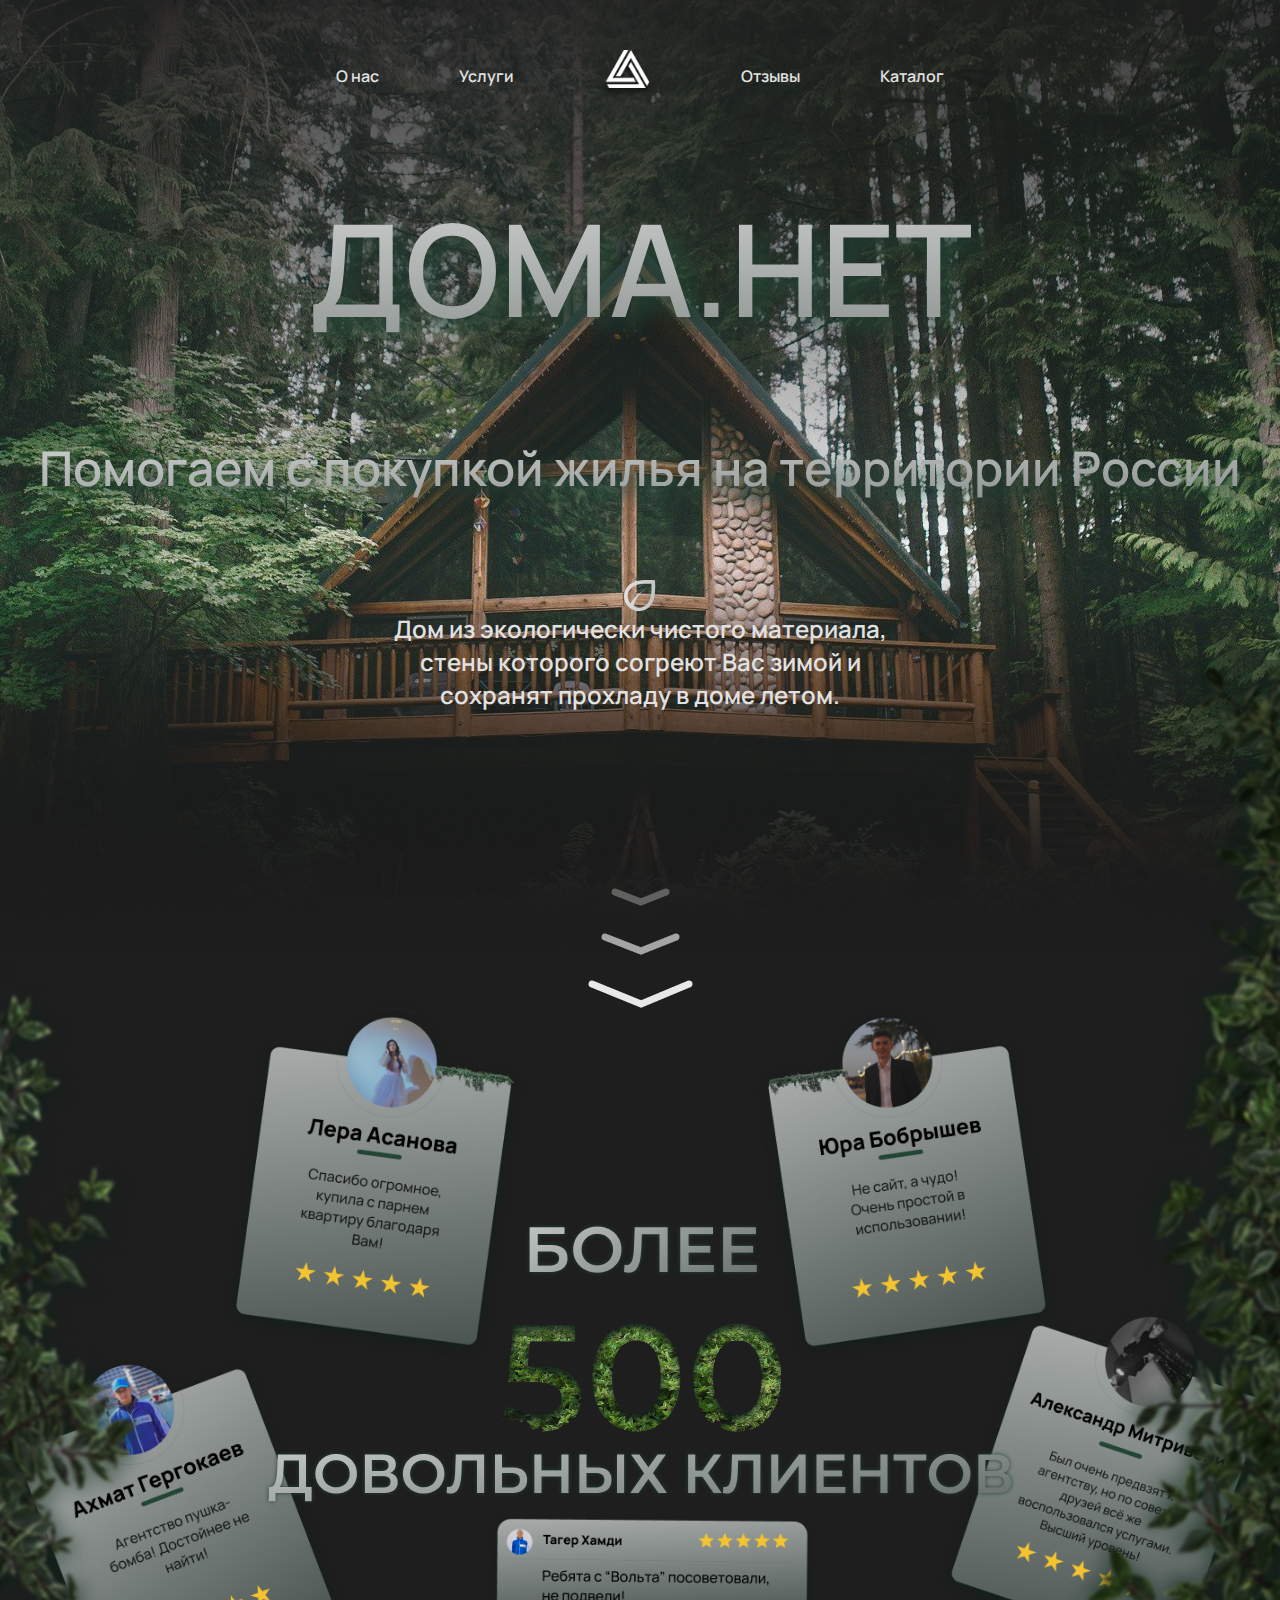
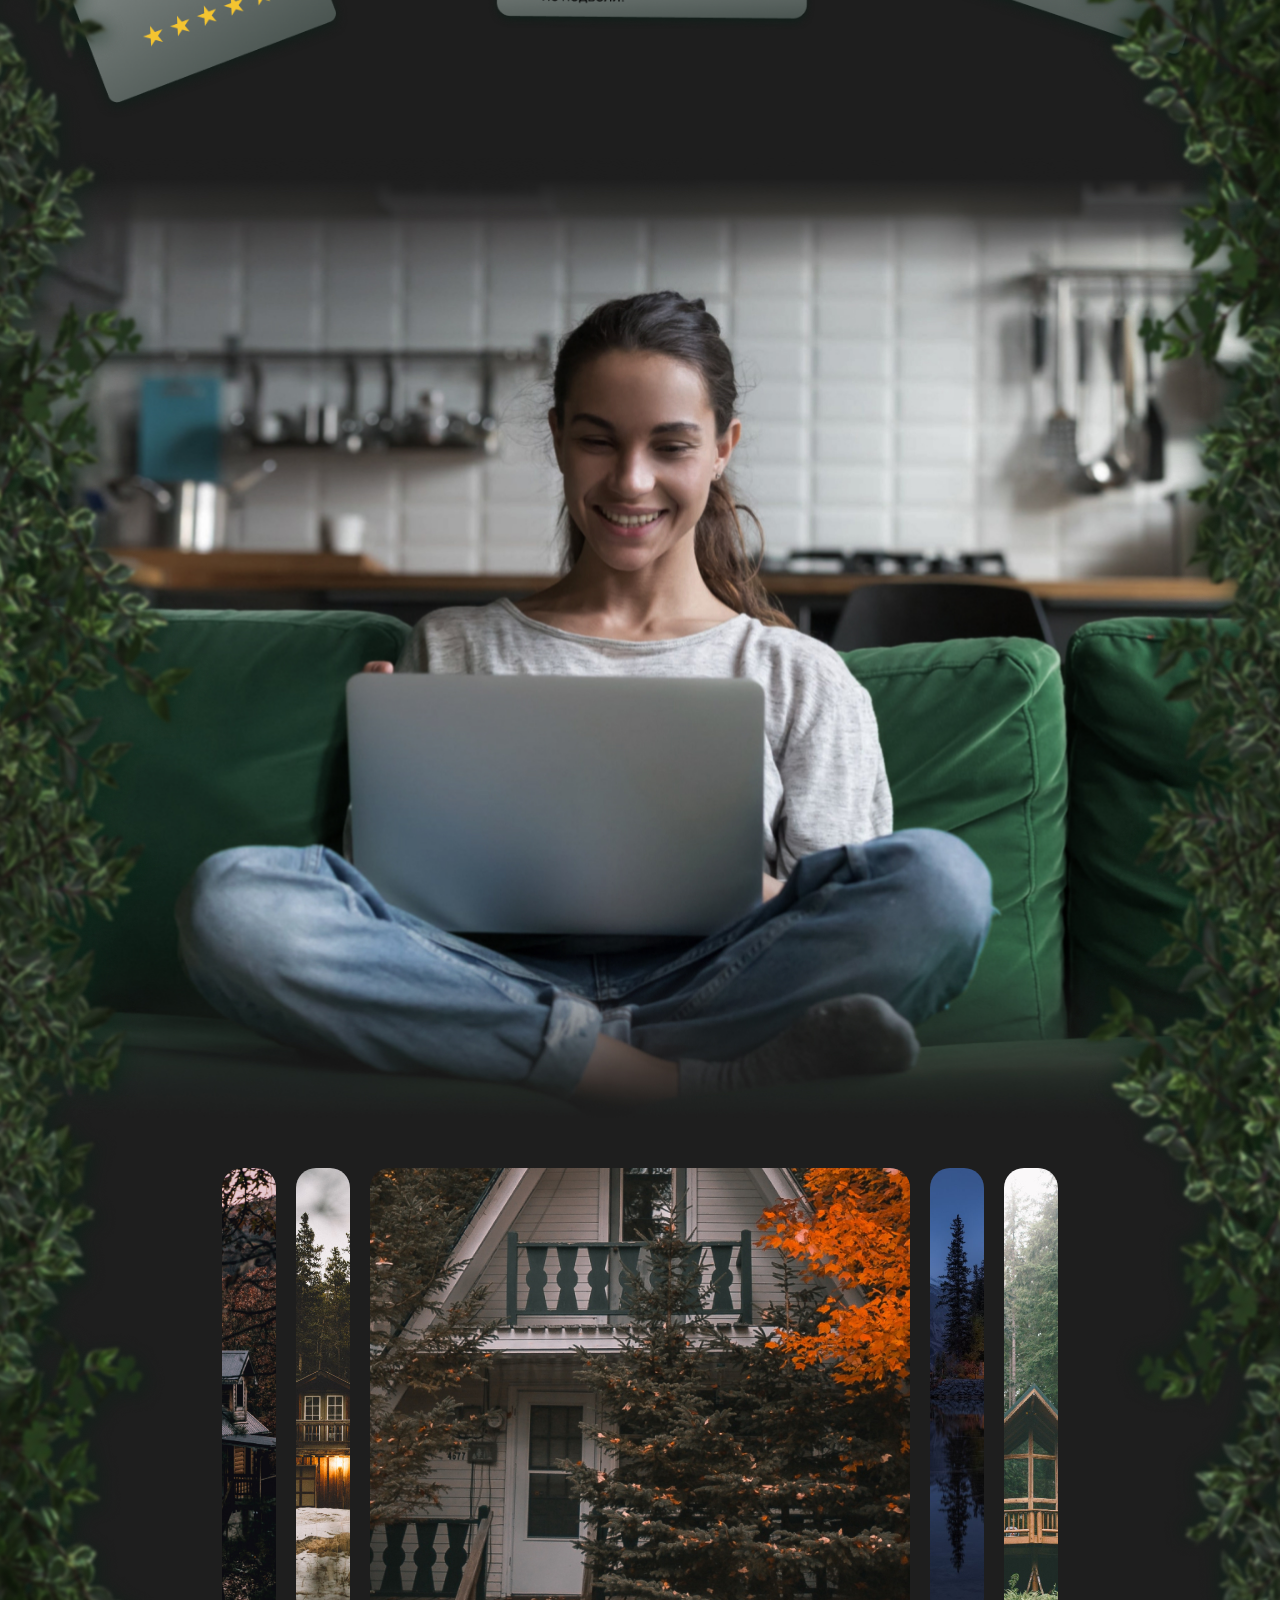
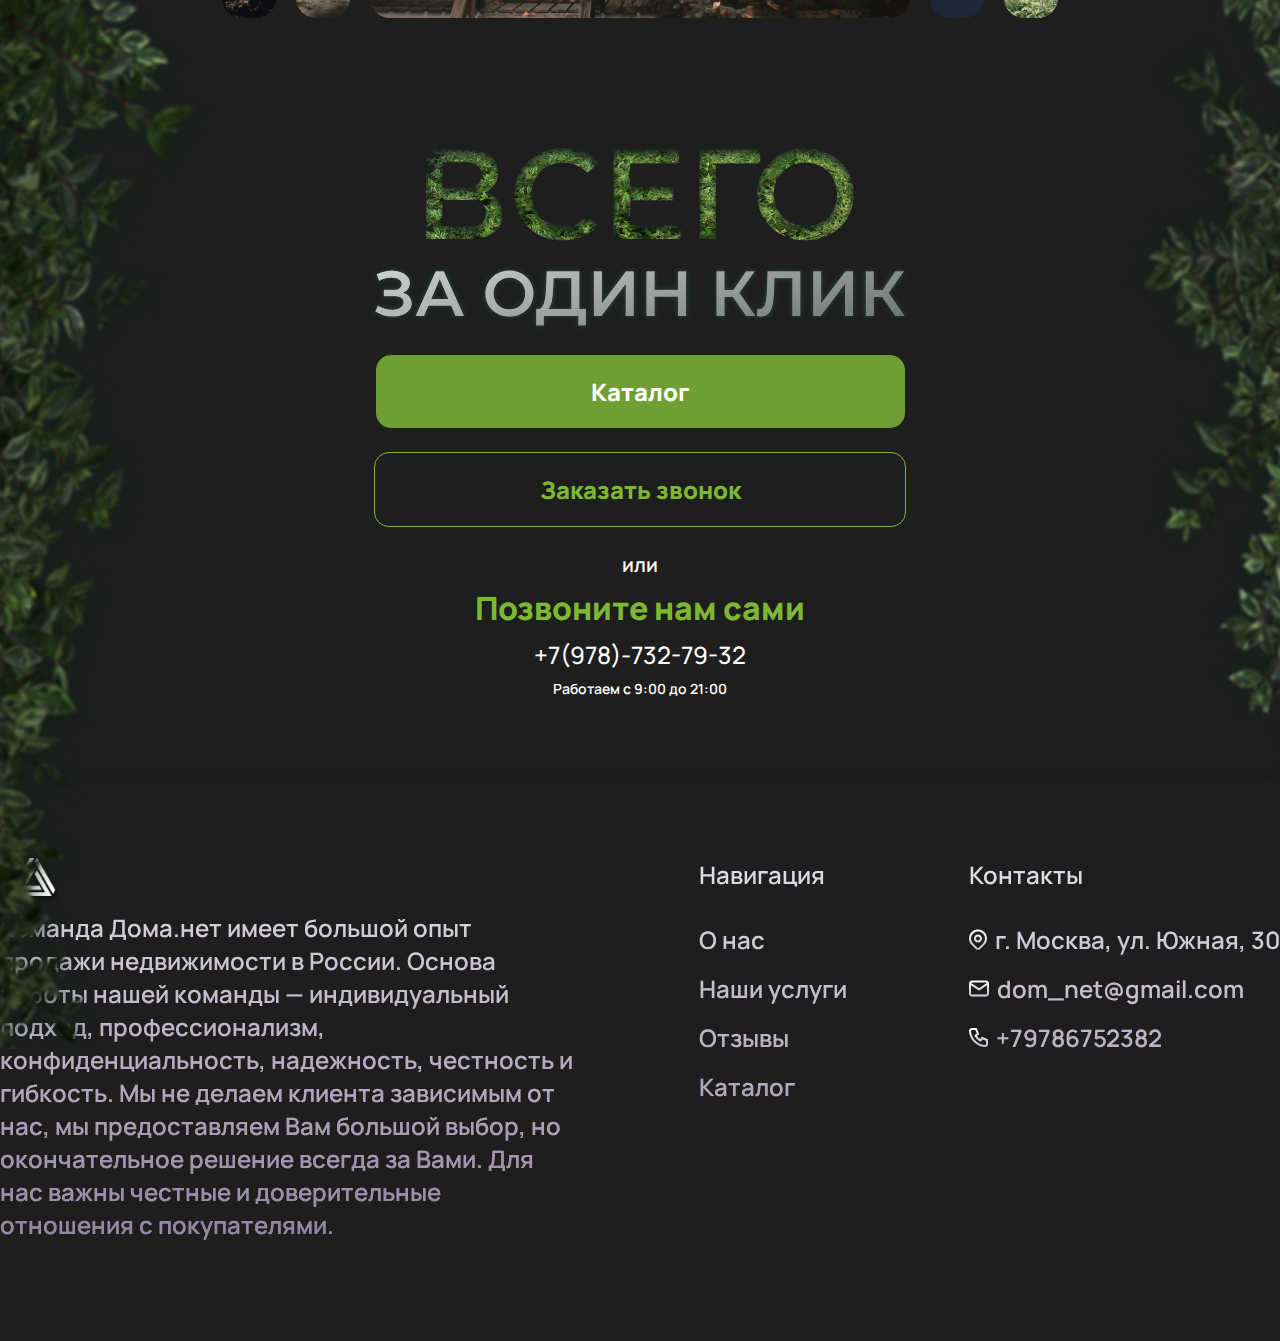
<file: index.html>
<!DOCTYPE html>
<html lang="en">
    <head>
        <meta charset="UTF-8" />
        <meta http-equiv="X-UA-Compatible" content="IE=edge" />
        <meta name="viewport" content="width=device-width, initial-scale=1.0" />
        <title>Дома.нет</title>
        <link rel="stylesheet" href="css/style.css" />
        <script src="https://code.jquery.com/jquery-3.6.3.min.js"></script>
    </head>
    <body style="position: relative;">
        <img style="position: absolute; top: 660px;" src="images/pngwing 3.png" alt="">
        <img style="position: absolute; top: 660px; right: 0; z-index: 99; transform: rotate(-180deg);" src="images/pngwing 3.png" alt="">
        <header>
            <div class="container header">
                <nav class="header-nav">
                    <a href="team.html" class="header-link">О нас</a>
                    <a href="404.html" class="header-link">Услуги</a>
                    <a href="#"
                        ><img src="images/YOUNGLE_1 2 (1).svg" alt=""
                    /></a>
                    <a href="reviews.html" class="header-link">Отзывы</a>
                    <a href="katalog.html" class="header-link">Каталог</a>
                </nav>
                <h1 class="header-title">ДОМА.НЕТ</h1>
                <p class="header-subtitle">
                    Помогаем с покупкой жилья на территории России
                </p>
                <div class="header-content">
                    <img src="images/лист.svg" />
                    <p class="header-text">
                        Дом из экологически чистого материала, стены которого
                        согреют Вас зимой и сохранят прохладу в доме летом.
                    </p>
                </div>
                
           
            </div>
            <img class="header-arrows" src="images/arrows.png" alt="" />
        </header>
        
        <main>
            <section class="review">
                <img class="review-abs" src="images/abs.png" alt="" />
                <div class="review-slider">
                    <div class="review-block">
                        <img class="review-photo" src="images/lera.png"></img>
                        <h4 class="review-title">Лера Асанова</h4>
                        <div class="review-line"></div>
                        <span class="review-text">Спасибо огромное, купила с парнем квартиру благодаря Вам!</span>
                        <img class="review-star" src="images/star.png" alt="">
                    </div>
                    <div class="review-block">
                        <img class="review-photo" src="images/Ellipse 38.png"></img>
                        <h4 class="review-title">Ахмат Гергокаев</h4>
                        <div class="review-line"></div>
                        <span class="review-text">Агентство пушка-бомба! Достойнее не найти!</span>
                        <img class="review-star" src="images/star.png" alt="">
                    </div>
                    <div class="review-block">
                        <img class="review-photo" src="images/Ellipse 38-1.png"></img>
                        <h4 class="review-title">Юра Бобрышев</h4>
                        <div class="review-line"></div>
                        <span class="review-text">Не сайт, а чудо! Очень простой в использовании!</span>
                        <img class="review-star" src="images/star.png" alt="">
                    </div>
                    <div class="review-block">
                        <img class="review-photo" src="images/Ellipse 38-2.png"></img>
                        <h4 class="review-title">Алекс Вайн</h4>
                        <div class="review-line"></div>
                        <span class="review-text">Был очень предвзят к агентству, но по совету друзей всё же воспользовался услугами. Высший уровень!</span>
                        <img class="review-star" src="images/star.png" alt="">
                    </div>
                    <div class="review-block">
                        <img class="review-photo" src="images/Ellipse 40.png"></img>
                        <h4 class="review-title">Тагер Хамди</h4>
                        <div class="review-line"></div>
                        <span class="review-text">Ребята с “Вольта” посоветовали, не подвели! </span>
                        <img class="review-star" src="images/star.png" alt="">
                    </div>
                </div>
            </section>
            <section class="picture"></section>
            <section class="action">
                <div class="wrapper">
                    <div
                        class="slide"
                        style="background-image: url('images/p_1.jpg')"
                    ></div>
                    <div
                        class="slide"
                        style="background-image: url('images/p_2.jpg')"
                    ></div>
                    <div
                        class="slide"
                        style="background-image: url('images/p_3.jpg')"
                    ></div>
                    <div
                        class="slide"
                        style="background-image: url('images/p_4.jpg')"
                    ></div>
                    <div
                        class="slide"
                        style="background-image: url('images/p_5.jpg')"
                    ></div>
                </div>
            </section>
            <section>
                <div class="container products">
                    <img src="images/ВСЕГО.png" alt="" />
                    <img src="images/ЗА ОДИН КЛИК.svg" alt="" />
                    <a class="products-btn1" href="katalog.html">Каталог</a>
                    <a class="products-btn2" href="#">Заказать звонок</a>
                    <p>или</p>
                    <p>Позвоните нам сами</p>
                    <p>+7(978)-732-79-32</p>
                    <p>Работаем с 9:00 до 21:00</p>
                </div>
                <div class="btn-overlay"></div>
                <form>
                    <div class="btn-modal">
                        <h2>Заполните форму</h2>
                        <span class="modaltext">и мы позвоним Вам в течение часа   </span>
                        <div class="feedback-content">
                            <div class="feedback-block">
                                <span >Введите номер телефона</span>
                                <input type="tel" placeholder="+7 (XXX) XXX XX XX">
                                <span class="input-subtitle">Текст должен содержать исключительно цифры</span>
                            </div>
                            <div class="feedback-block">
                                <span>Введите ФИО</span>
                                <input type="text">
                                <span class="input-subtitle">Текст не должен содержать недопустимых символов</span>
                            </div>
                            <button class="feedbtn">Отправить</button>
                        </div>
                    </div>
                </form>
            </section>

        </main>
        <footer>
            <div class="footer container">
                <div class="footer-block">
                    <a href="">
                        <img src="images/YOUNGLE_1 2 (1).svg" alt="Лого" />
                    </a>
                    <p class="footer-text">
                        Команда Дома.нет имеет большой опыт продажи недвижимости
                        в России. Основа работы нашей команды — индивидуальный
                        подход, профессионализм, конфиденциальность, надежность,
                        честность и гибкость. Мы не делаем клиента зависимым от
                        нас, мы предоставляем Вам большой выбор, но
                        окончательное решение всегда за Вами. Для нас важны
                        честные и доверительные отношения с покупателями.
                    </p>
                </div>

                <div class="footer-block">
                    <h3>Навигация</h3>
                    <ul class="footer-nav-list">
                        <li><a class="footer-list-item" href="team.html">О нас</a></li>
                        <li><a class="footer-list-item" href="#">Наши услуги</a></li>
                        <li><a class="footer-list-item" href="reviews.html">Отзывы</a></li>
                        <li><a class="footer-list-item" href="katalog.html">Каталог</a></li>
                    </ul>
                </div>

                <div class="footer-block">
                    <h3 class="footer-block-title">Контакты</h3>
                    <ul class="footer-contacts-list">
                        <li class="footer-contacts-item">
                            <img
                                src="images/Intersect.svg"
                                alt="Местоположение"
                            />
                            <p>г. Москва, ул. Южная, 30</p>
                        </li>
                        <li class="footer-contacts-item">
                            <img src="images/Intersect_2.svg" alt="Почта" />
                            <p>dom_net@gmail.com</p>
                        </li>
                        <li class="footer-contacts-item">
                            <img src="images/Vector.svg" alt="Номер" />
                            <a href="tel:+79786752382">+79786752382</a>
                        </li>
                    </ul>
                </div>
            </div>
        </footer>
        <div style="z-index: 1000;" class="upper-btn" onclick="scrollTopTop()">
            <img src="images/upper.svg" alt="" id="image" onMouseOver="changeImage('images/upper2.svg')" onMouseOut="changeImage('images/upper.svg')">
        </div>
        <script src="js/script.js"></script>
    </body>
</html>
</file>
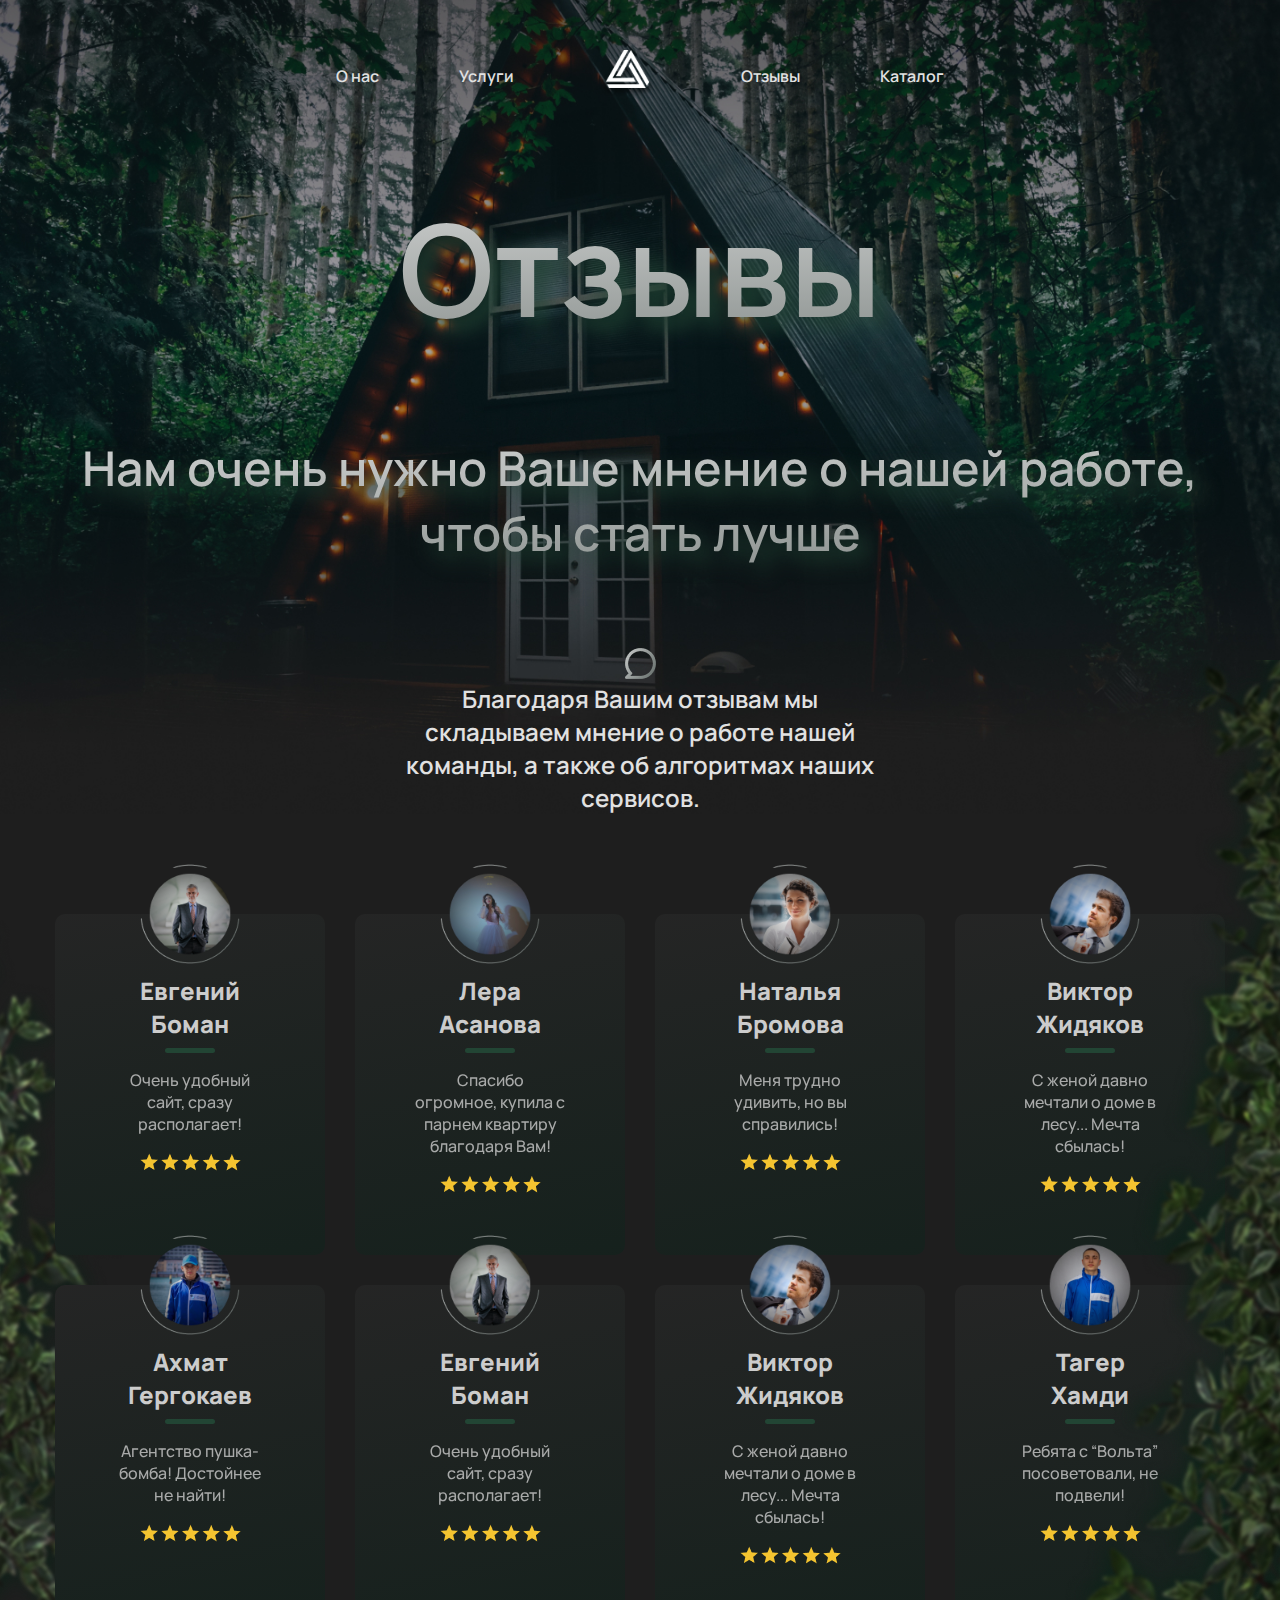
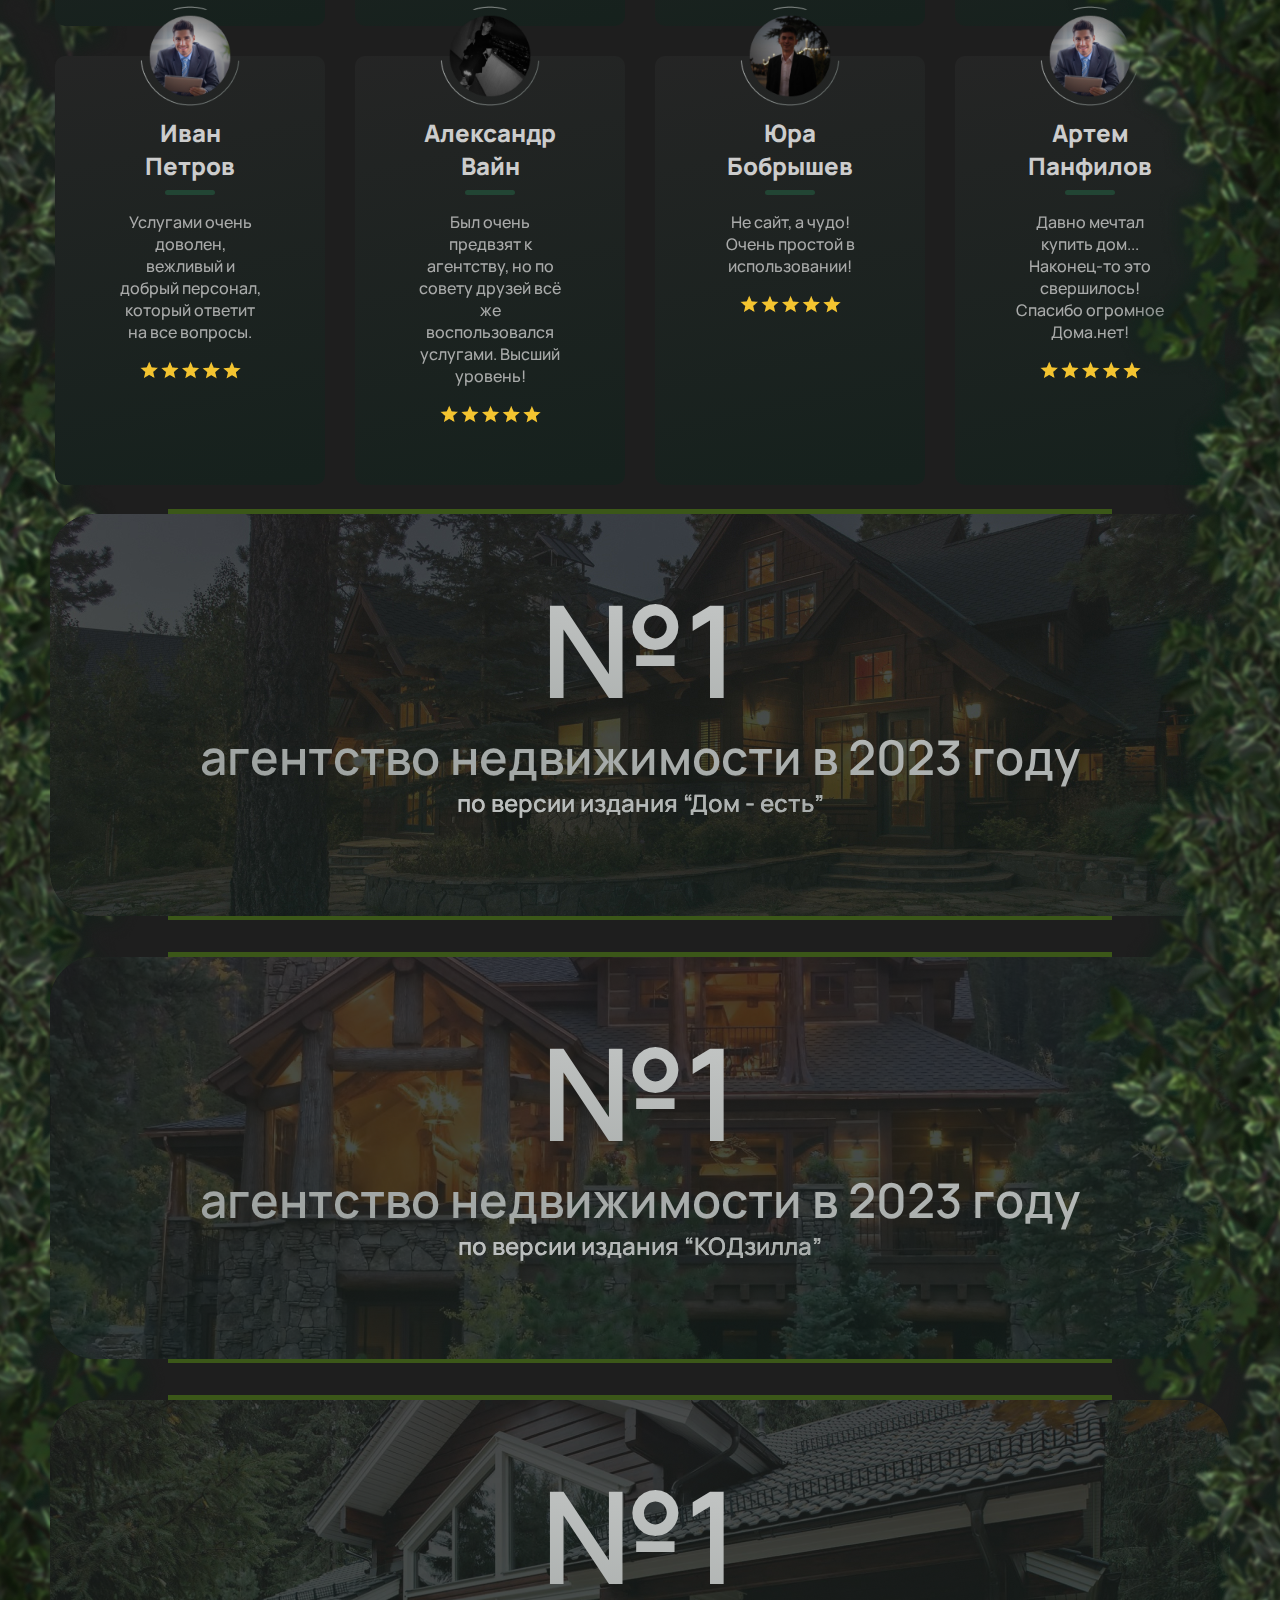
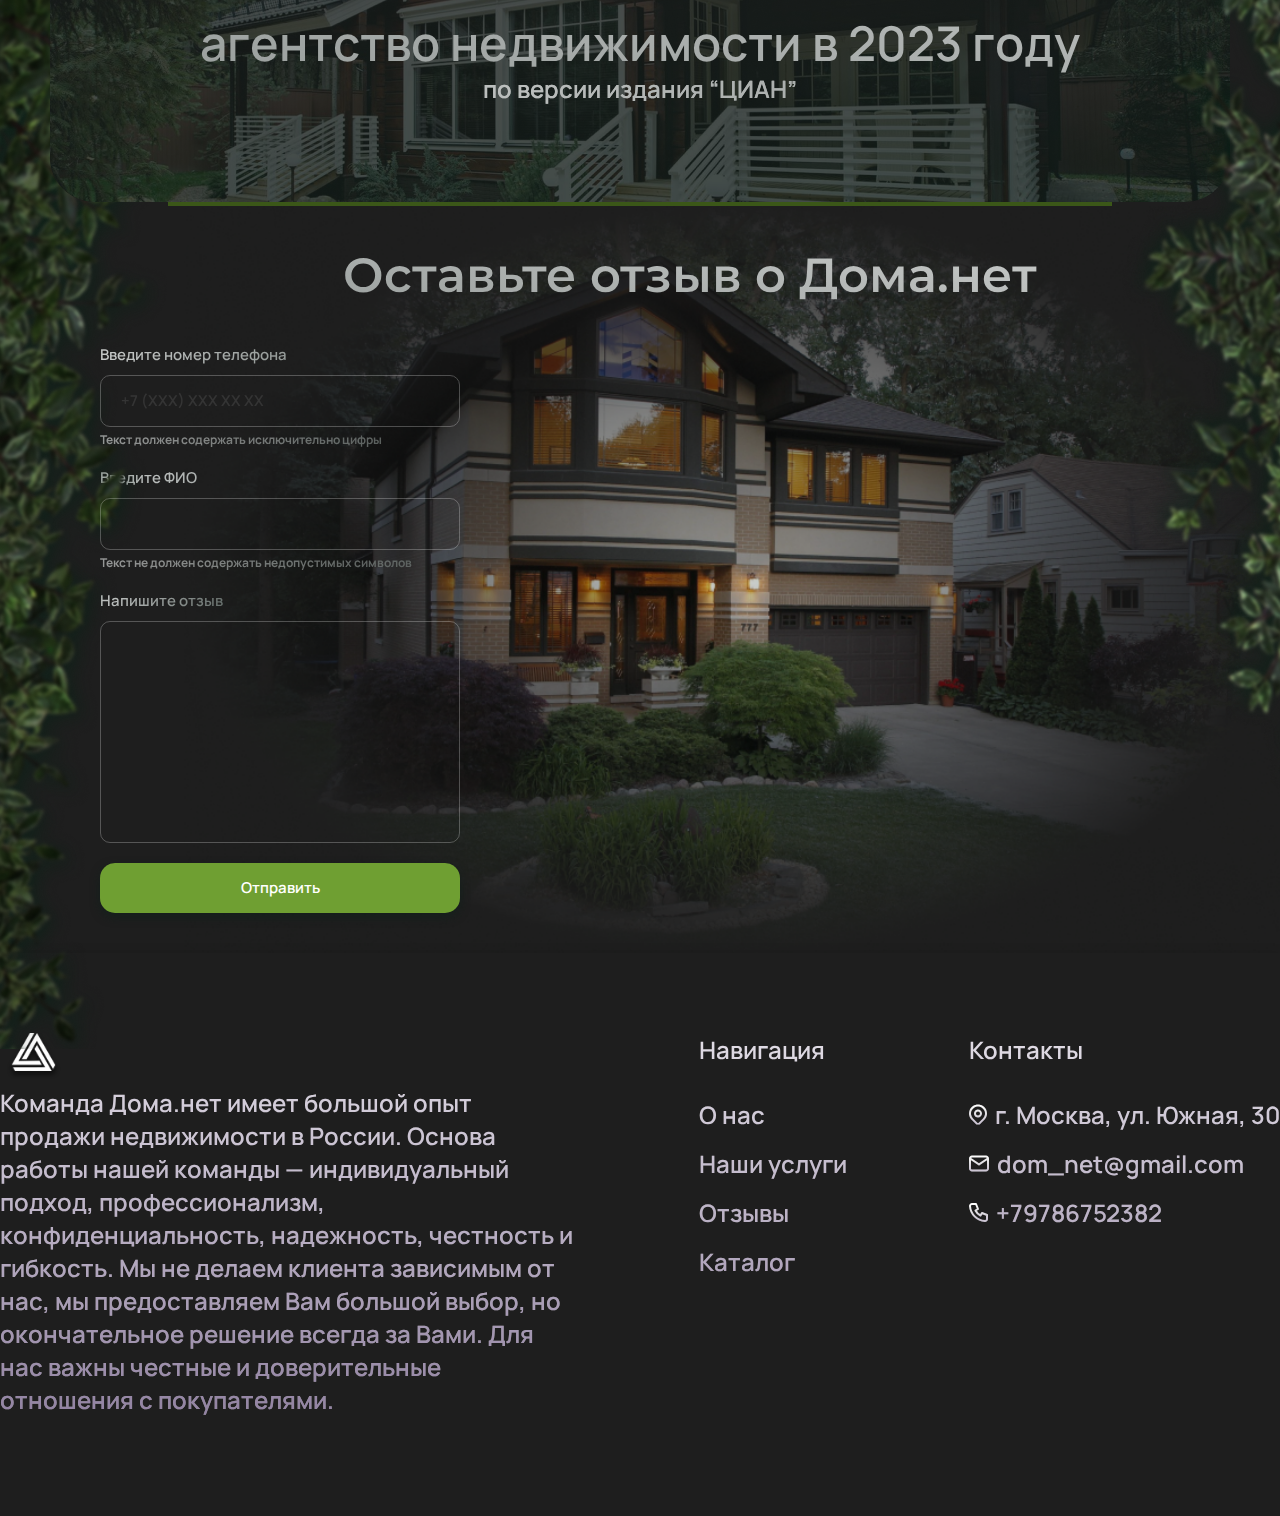
<file: reviews.html>
<!DOCTYPE html>
<html lang="en">
    <head>
        <meta charset="UTF-8" />
        <meta http-equiv="X-UA-Compatible" content="IE=edge" />
        <meta name="viewport" content="width=device-width, initial-scale=1.0" />
        <title>Отзывы</title>
        <link rel="stylesheet" href="css/review.css" />
    </head>
    <body>
        <header>
            <div class="container header">
                <nav class="header-nav">
                    <a href="team.html" class="header-link">О нас</a>
                    <a href="404.html" class="header-link">Услуги</a>
                    <a href="index.html"
                        ><img src="images/YOUNGLE_1 2 (1).svg" alt=""
                    /></a>
                    <a href="#" class="header-link">Отзывы</a>
                    <a href="katalog.html" class="header-link">Каталог</a>
                </nav>
                <h1 class="header-title">Отзывы</h1>
                <p class="header-subtitle">
                    Нам очень нужно Ваше мнение о нашей работе, чтобы стать
                    лучше
                </p>
                <div class="header-content">
                    <img src="images/ico3.png" />
                    <p class="header-text">
                        Благодаря Вашим отзывам мы складываем мнение о работе
                        нашей команды, а также об алгоритмах наших сервисов.
                    </p>
                </div>
            </div>
        </header>
        <main>
            <img style="position: absolute; top: 660px;" src="images/pngwing 3.png" alt="">
            <img style="position: absolute; top: 660px; right: 0; z-index: 99; transform: rotate(-180deg);" src="images/pngwing 3.png" alt="">
            <div class="reviews">
                <div class="review-content">
                    <div class="review-block">
                        <img class="review-photo" src="images/botman.png"></img>
                        <h4 class="review-title">Евгений Боман</h4>
                        <div class="review-line"></div>
                        <span class="review-text">Очень удобный сайт, сразу располагает!</span>
                        <img class="review-star" src="images/star.png" alt="">
                    </div>
                    <div class="review-block">
                        <img class="review-photo" src="images/lera.png"></img>
                        <h4 class="review-title">Лера Асанова</h4>
                        <div class="review-line"></div>
                        <span class="review-text">Спасибо огромное, купила с парнем квартиру благодаря Вам!</span>
                        <img class="review-star" src="images/star.png" alt="">
                    </div>
                    <div class="review-block">
                        <img class="review-photo" src="images/nata.png"></img>
                        <h4 class="review-title">Наталья Бромова</h4>
                        <div class="review-line"></div>
                        <span class="review-text">Меня трудно удивить, но вы справились!</span>
                        <img class="review-star" src="images/star.png" alt="">
                    </div>
                    <div class="review-block">
                        <img class="review-photo" src="images/evga.png"></img>
                        <h4 class="review-title">Виктор Жидяков</h4>
                        <div class="review-line"></div>
                        <span class="review-text">С женой давно мечтали о доме в лесу... Мечта сбылась!</span>
                        <img class="review-star" src="images/star.png" alt="">
                    </div>
                    <div class="review-block">
                        <img class="review-photo" src="images/Ellipse 38.png"></img>
                        <h4 class="review-title">Ахмат Гергокаев</h4>
                        <div class="review-line"></div>
                        <span class="review-text">Агентство пушка-бомба! Достойнее не найти!</span>
                        <img class="review-star" src="images/star.png" alt="">
                    </div>
                    <div class="review-block">
                        <img class="review-photo" src="images/botman.png"></img>
                        <h4 class="review-title">Евгений Боман</h4>
                        <div class="review-line"></div>
                        <span class="review-text">Очень удобный сайт, сразу располагает!</span>
                        <img class="review-star" src="images/star.png" alt="">
                    </div>
                    <div class="review-block">
                        <img class="review-photo" src="images/evga.png"></img>
                        <h4 class="review-title">Виктор Жидяков</h4>
                        <div class="review-line"></div>
                        <span class="review-text">С женой давно мечтали о доме в лесу... Мечта сбылась!</span>
                        <img class="review-star" src="images/star.png" alt="">
                    </div>
                    <div class="review-block">
                        <img class="review-photo" src="images/tager.png"></img>
                        <h4 class="review-title">Тагер Хамди</h4>
                        <div class="review-line"></div>
                        <span class="review-text">Ребята с “Вольта” посоветовали, не подвели! </span>
                        <img class="review-star" src="images/star.png" alt="">
                    </div>
                    <div class="review-block">
                        <img class="review-photo" src="images/vana.png"></img>
                        <h4 class="review-title">Иван Петров</h4>
                        <div class="review-line"></div>
                        <span class="review-text">Услугами очень доволен, вежливый и добрый персонал, который ответит на все вопросы. </span>
                        <img class="review-star" src="images/star.png" alt="">
                    </div>
                    <div class="review-block">
                        <img class="review-photo" src="images/Group 132.png"></img>
                        <h4 class="review-title">Александр Вайн</h4>
                        <div class="review-line"></div>
                        <span class="review-text">Был очень предвзят к агентству, но по совету друзей всё же воспользовался услугами. Высший уровень!</span>
                        <img class="review-star" src="images/star.png" alt="">
                    </div>
                    <div class="review-block">
                        <img class="review-photo" src="images/ura.png"></img>
                        <h4 class="review-title">Юра Бобрышев</h4>
                        <div class="review-line"></div>
                        <span class="review-text">Не сайт, а чудо! Очень простой в использовании!</span>
                        <img class="review-star" src="images/star.png" alt="">
                    </div>
                    <div class="review-block">
                        <img class="review-photo" src="images/vana.png"></img>
                        <h4 class="review-title">Артем Панфилов </h4>
                        <div class="review-line"></div>
                        <span class="review-text">Давно мечтал купить дом... Наконец-то это свершилось! Спасибо огромное Дома.нет!</span>
                        <img class="review-star" src="images/star.png" alt="">
                    </div>
                </div>
            </div>
            <div class="services">
                <div class="container">
                    <div class="services-content">
                        <div class="service-block">
                            <img src="images/service1bg.jpg" alt="">
                            <div class="service-block-info">
                                <span class="service-title">№1</span>
                                <span>агентство недвижимости в 2023 году</span>
                                <span class="omg">по версии издания “Дом - есть”</span>
                            </div>
                        </div>
                        <div class="service-block">
                            <img src="images/ser2.png" alt="">
                            <div class="service-block-info">
                                <span class="service-title">№1</span>
                                <span>агентство недвижимости в 2023 году</span>
                                <span class="omg">по версии издания “КОДзилла”</span>
                            </div>
                        </div>
                        <div class="service-block">
                            <img src="images/ser3.png" alt="">
                            <div class="service-block-info">
                                <span class="service-title">№1</span>
                                <span>агентство недвижимости в 2023 году</span>
                                <span class="omg">по версии издания “ЦИАН”</span>
                            </div>
                        </div>
                    </div>
                </div>
            </div>
            <div class="feedback">
                <h2>Оставьте отзыв о Дома.нет</h2>
                <form class="feedback-content" action="">
                    <div class="feedback-block">
                        <span >Введите номер телефона</span>
                        <input type="tel" placeholder="+7 (XXX) XXX XX XX">
                        <span class="input-subtitle">Текст должен содержать исключительно цифры</span>
                    </div>
                    <div class="feedback-block">
                        <span>Введите ФИО</span>
                        <input type="text">
                        <span class="input-subtitle">Текст не должен содержать недопустимых символов</span>
                    </div>
                    <div class="feedback-block">
                        <div>
                            <span>Напишите отзыв</span>
                            <div class="gates"></div>
                        </div>
                        <textarea name="feedback" id="" cols="30" rows="10"></textarea>
                    </div>
                    <button class="feedbtn">Отправить</button>
                </form>
            </div>
        </main>
        <footer>
            <div class="footer container">
                <div class="footer-block">
                    <a href="">
                        <img src="images/YOUNGLE_1 2 (1).svg" alt="Лого" />
                    </a>
                    <p class="footer-text">
                        Команда Дома.нет имеет большой опыт продажи недвижимости
                        в России. Основа работы нашей команды — индивидуальный
                        подход, профессионализм, конфиденциальность, надежность,
                        честность и гибкость. Мы не делаем клиента зависимым от
                        нас, мы предоставляем Вам большой выбор, но
                        окончательное решение всегда за Вами. Для нас важны
                        честные и доверительные отношения с покупателями.
                    </p>
                </div>

                <div class="footer-block">
                    <h3>Навигация</h3>
                    <ul class="footer-nav-list">
                        <li><a class="footer-list-item" href="team.html">О нас</a></li>
                        <li>
                            <a class="footer-list-item" href="#">Наши услуги</a>
                        </li>
                        <li><a class="footer-list-item" href="reviews.html">Отзывы</a></li>
                        <li>
                            <a class="footer-list-item" href="katalog.html">Каталог</a>
                        </li>
                    </ul>
                </div>

                <div class="footer-block">
                    <h3 class="footer-block-title">Контакты</h3>
                    <ul class="footer-contacts-list">
                        <li class="footer-contacts-item">
                            <img
                                src="images/Intersect.svg"
                                alt="Местоположение"
                            />
                            <p>г. Москва, ул. Южная, 30</p>
                        </li>
                        <li class="footer-contacts-item">
                            <img src="images/Intersect_2.svg" alt="Почта" />
                            <p>dom_net@gmail.com</p>
                        </li>
                        <li class="footer-contacts-item">
                            <img src="images/Vector.svg" alt="Номер" />
                            <a href="tel:+79786752382">+79786752382</a>
                        </li>
                    </ul>
                </div>
            </div>
        </footer>
        <div style="z-index: 1000;" class="upper-btn" onclick="scrollTopTop()">
            <img
                src="images/upper.svg"
                alt=""
                id="image"
                onMouseOver="changeImage('images/upper2.svg')"
                onMouseOut="changeImage('images/upper.svg')"
            />
        </div>
        <script src="js/script.js"></script>
    </body>
</html>
</file>
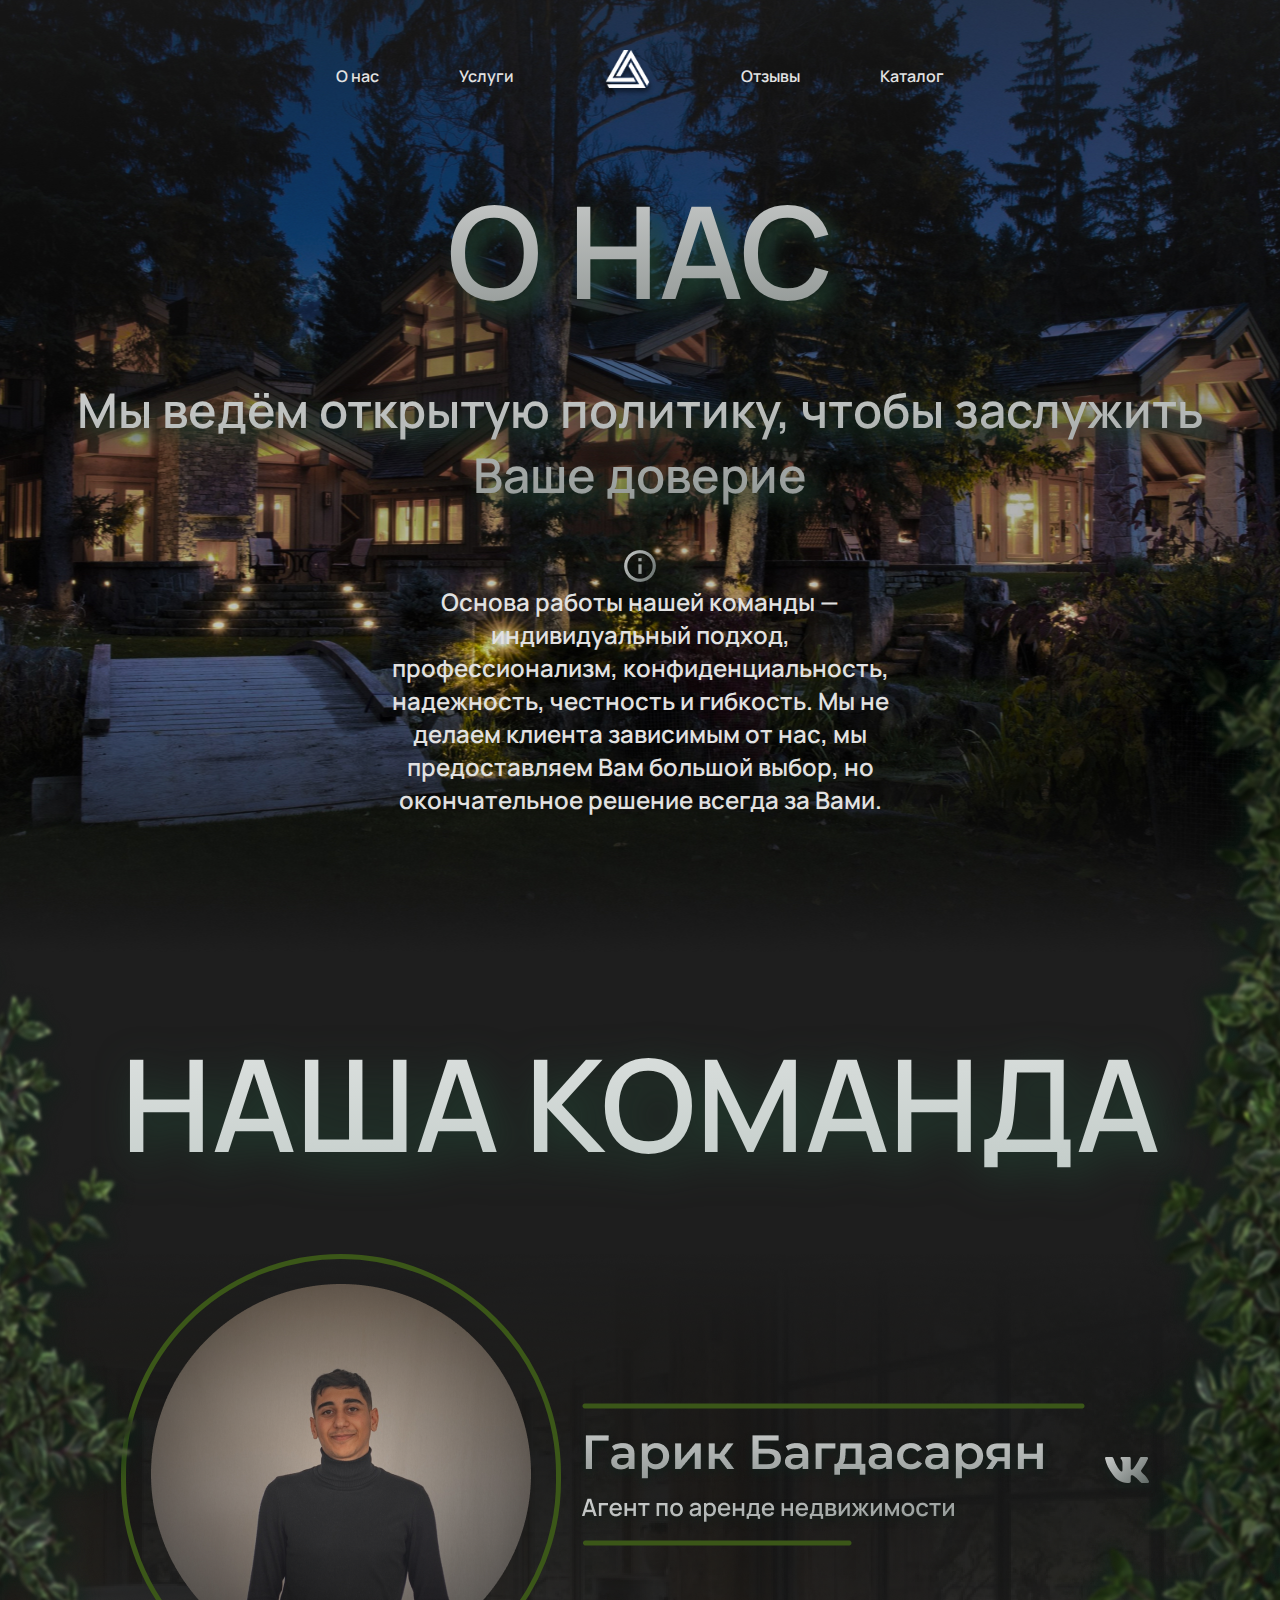
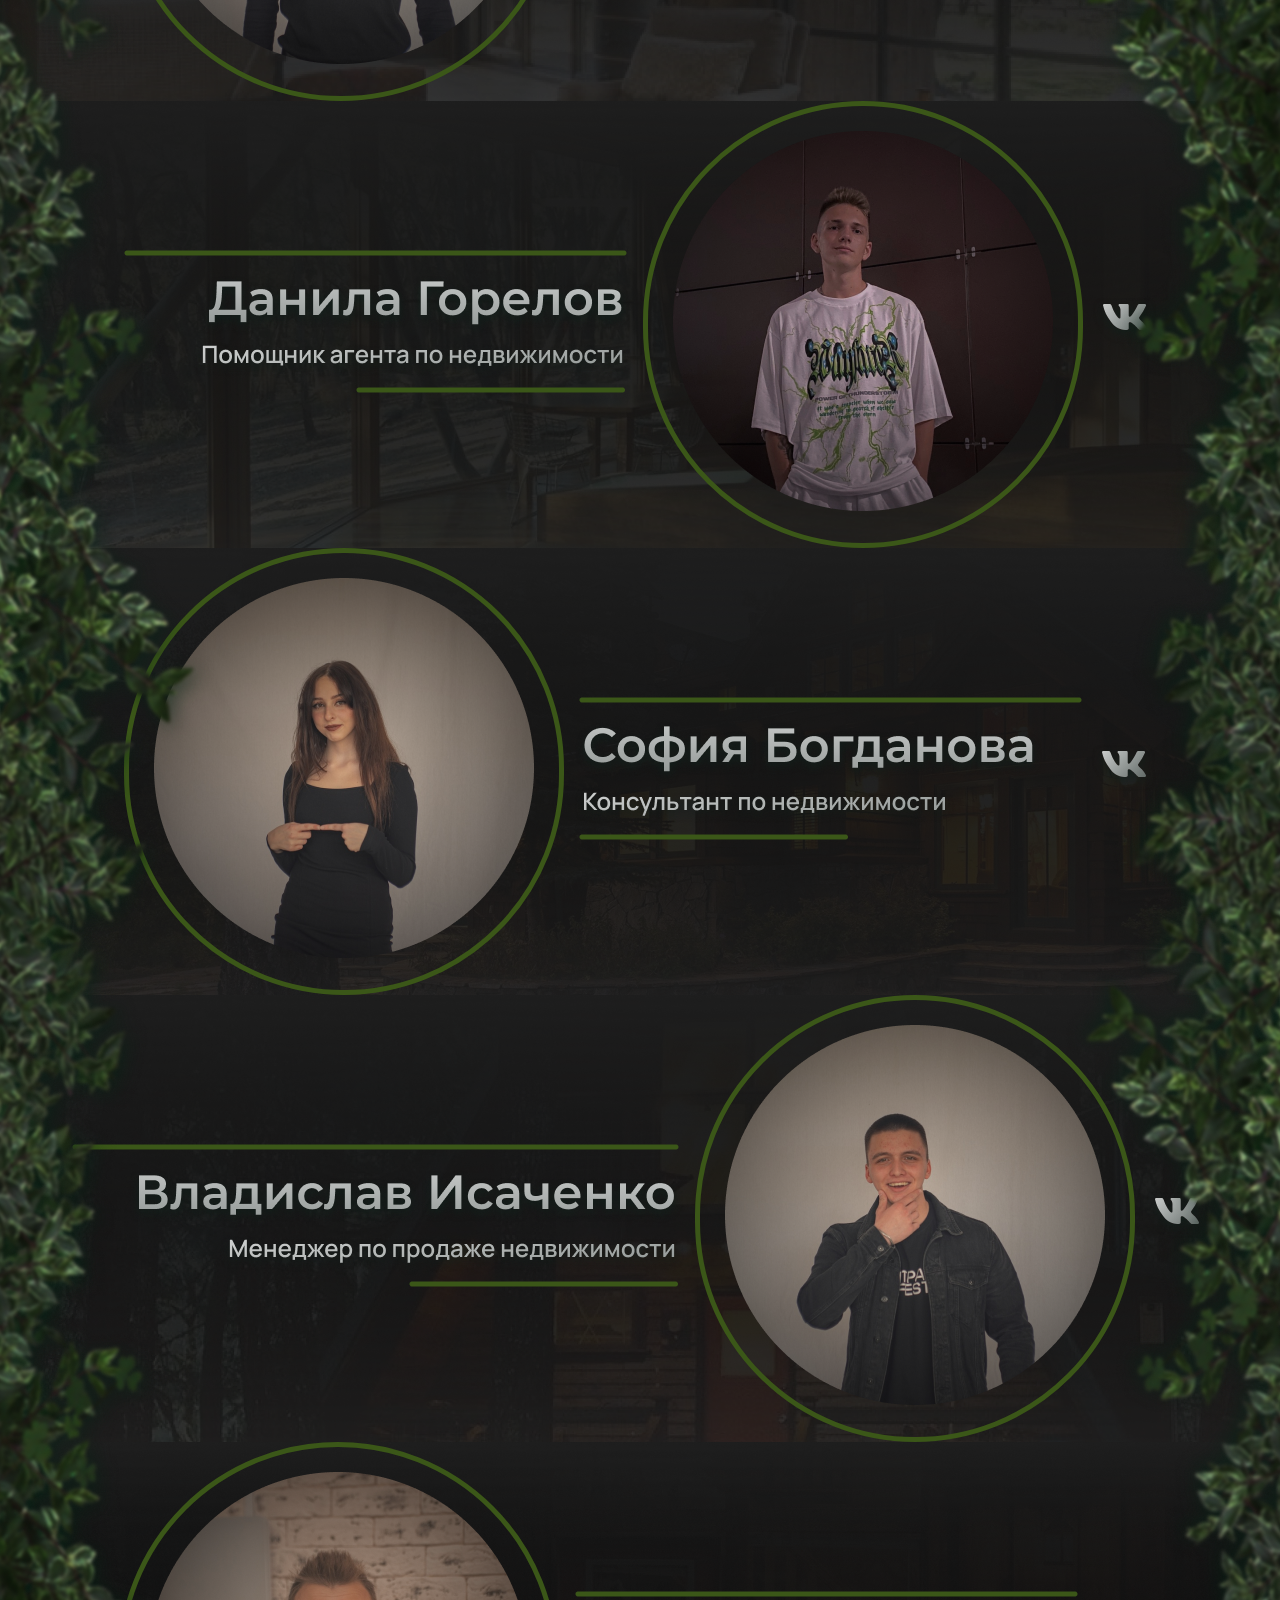
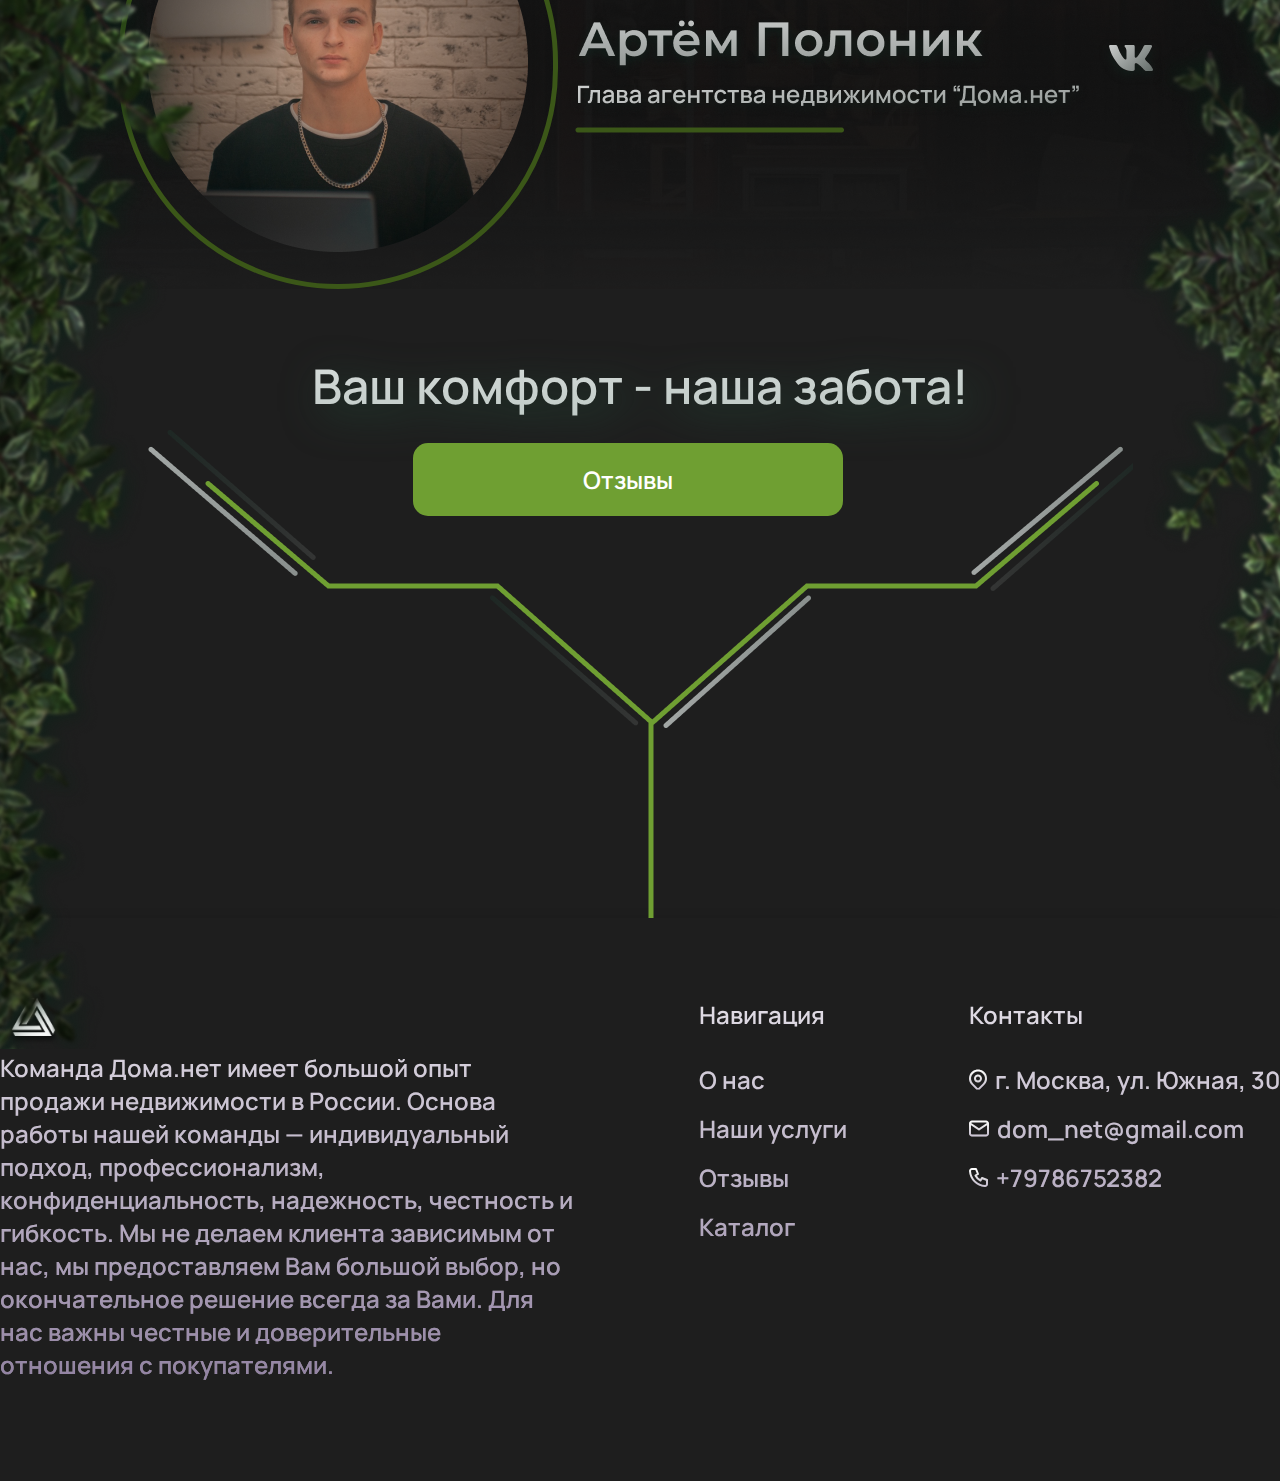
<file: team.html>
<!DOCTYPE html>
<html lang="en">
    <head>
        <meta charset="UTF-8" />
        <meta http-equiv="X-UA-Compatible" content="IE=edge" />
        <meta
            name="viewport"
            content="width=<device-width>, initial-scale=1.0"
        />
        <title>Document</title>
        <link rel="stylesheet" type="text/css" href="css/team.css" />
        <link
            href="https://fonts.googleapis.com/css2?family=Manrope:wght@600&display=swap"
            rel="stylesheet"
        />
    </head>
    <body>
        <img
            style="position: absolute; top: 660px"
            src="images/pngwing 3.png"
            alt=""
        />
        <img
            style="
                position: absolute;
                top: 660px;
                right: 0;
                z-index: 99;
                transform: rotate(-180deg);
            "
            src="images/pngwing 3.png"
            alt=""
        />
        <header>
            <div class="container header">
                <nav class="header-nav">
                    <a href="team.html" class="header-link">О нас</a>
                    <a href="404.html" class="header-link">Услуги</a>
                    <a href="index.html"
                        ><img src="images/YOUNGLE_1 2 (1).svg" alt=""
                    /></a>
                    <a href="reviews.html" class="header-link">Отзывы</a>
                    <a href="katalog.html" class="header-link">Каталог</a>
                </nav>
                <h1 class="header-title">О НАС</h1>
                <p class="header-subtitle">
                    Мы ведём открытую политику, чтобы заслужить Ваше доверие
                </p>
                <div class="header-content">
                    <img src="images/mdi_information-outline.png" />
                    <p class="header-text">
                        Основа работы нашей команды — индивидуальный подход,
                        профессионализм, конфиденциальность, надежность,
                        честность и гибкость. Мы не делаем клиента зависимым от
                        нас, мы предоставляем Вам большой выбор, но
                        окончательное решение всегда за Вами.
                    </p>
                </div>
            </div>
        </header>
        <div class="centringBox">
            <h1>НАША КОМАНДА</h1>
        </div>
        <div class="centringBoxGarik">
            <div class="twoDivs">
                <div class="borderBox">
                    <img src="images/Garik.png" class="imageTeam" />
                </div>
                <div class="innerBox">
                    <img src="images/garikGroup.png" />
                </div>
                <div class="vk">
                    <a class="vkanim" href="https://vk.com/gbagiang">
                        <img src="images/vk.svg" />
                    </a>
                </div>
            </div>
        </div>
        <!--Следующий-->
        <div class="centringBoxDanya">
            <div class="twoDivs">
                <div class="innerBox">
                    <img src="images/groupDanya.png" />
                </div>
                <div class="borderBox">
                    <img src="images/Danya.png" class="imageTeam" />
                </div>
                <div class="vk">
                    <a class="vkanim" href="https://vk.com/call_me_bemby">
                        <img src="images/vk.svg" />
                    </a>
                </div>
            </div>
        </div>
        <!--Следующий-->
        <div class="centringBoxSonya">
            <div class="twoDivs">
                <div class="borderBox">
                    <img src="images/shluhaTypaya.png" class="imageTeam" />
                </div>
                <div class="innerBox">
                    <img src="images/groupSonya.png" />
                </div>
                <div class="vk">
                    <a class="vkanim" href="https://vk.com/3scapism">
                        <img src="images/vk.svg" />
                    </a>
                </div>
            </div>
        </div>
        <!--Следующий-->
        <div class="centringBoxVlad">
            <div class="twoDivs">
                <div class="innerBox">
                    <img src="images/groupVlad.png" />
                </div>
                <div class="borderBox">
                    <img src="images/Vlad.png" class="imageTeam" />
                </div>
                <div class="vk">
                    <a class="vkanim" href="https://vk.com/vladislav_isachenko">
                        <img src="images/vk.svg" />
                    </a>
                </div>
            </div>
        </div>
        <!--Следующий-->
        <div class="centringBoxArtem">
            <div class="twoDivs">
                <div class="borderBox">
                    <img src="images/Artem.png" class="imageTeam" />
                </div>
                <div class="innerBox">
                    <img src="images/groupArtem.png" />
                </div>
                <div class="vk">
                    <a class="vkanim" href="https://vk.com/artdebun">
                        <img src="images/vk.svg" />
                    </a>
                </div>
            </div>
        </div>
        <div class="centringBoxTeam">
            <div class="lastBox">
                <p class="teamParagraph">Ваш комфорт - наша забота!</p>
                <div class="bckButton">
                    <a class="Otziv" href="reviews.html"> Отзывы </a>
                </div>
            </div>
        </div>
        <footer>
            <div class="footer container">
                <div class="footer-block">
                    <a href="">
                        <img src="images/YOUNGLE_1 2 (1).svg" alt="Лого" />
                    </a>
                    <p class="footer-text">
                        Команда Дома.нет имеет большой опыт продажи недвижимости
                        в России. Основа работы нашей команды — индивидуальный
                        подход, профессионализм, конфиденциальность, надежность,
                        честность и гибкость. Мы не делаем клиента зависимым от
                        нас, мы предоставляем Вам большой выбор, но
                        окончательное решение всегда за Вами. Для нас важны
                        честные и доверительные отношения с покупателями.
                    </p>
                </div>

                <div class="footer-block">
                    <h3>Навигация</h3>
                    <ul class="footer-nav-list">
                        <li>
                            <a class="footer-list-item" href="team.html"
                                >О нас</a
                            >
                        </li>
                        <li>
                            <a class="footer-list-item" href="#">Наши услуги</a>
                        </li>
                        <li>
                            <a class="footer-list-item" href="reviews.html"
                                >Отзывы</a
                            >
                        </li>
                        <li>
                            <a class="footer-list-item" href="katalog.html"
                                >Каталог</a
                            >
                        </li>
                    </ul>
                </div>

                <div class="footer-block">
                    <h3 class="footer-block-title">Контакты</h3>
                    <ul class="footer-contacts-list">
                        <li class="footer-contacts-item">
                            <img
                                src="images/Intersect.svg"
                                alt="Местоположение"
                            />
                            <p>г. Москва, ул. Южная, 30</p>
                        </li>
                        <li class="footer-contacts-item">
                            <img src="images/Intersect_2.svg" alt="Почта" />
                            <p>dom_net@gmail.com</p>
                        </li>
                        <li class="footer-contacts-item">
                            <img src="images/Vector.svg" alt="Номер" />
                            <a href="tel:+79786752382">+79786752382</a>
                        </li>
                    </ul>
                </div>
            </div>
        </footer>
        <div style="z-index: 1000" class="upper-btn" onclick="scrollTopTop()">
            <img
                src="images/upper.svg"
                alt=""
                id="image"
                onMouseOver="changeImage('images/upper2.svg')"
                onMouseOut="changeImage('images/upper.svg')"
            />
        </div>
        <script src="js/script.js"></script>
    </body>
</html>
</file>
<file: css/style.css>
@import url(reset.css);
@import url("https://fonts.googleapis.com/css2?family=Manrope:wght@300;400;500;600;700;800&family=Montserrat:wght@400;500;600;700;800&display=swap");

body {
    font-family: "Manrope";
    font-style: normal;
    font-weight: 600;
    font-size: 24px;
    height: 100%;
    width: 100%;
    background-color: #1e1e1e;
    color: #fff;
    position: relative;
}
html {
    height: 100%;
    width: 100%;
}

:root {
}
:root.light-theme {
}

.container {
    max-width: 1440px;
    margin: 0 auto;
    padding: 0 16px;
}
.upper-btn {
    opacity: 0;
    visibility: hidden;
    position: fixed;
    right: 20px;
    bottom: 20px;
    width: 75px;
    height: 75px;
    transition: all 0.4s;
}
.btn-upper-active {
    opacity: 1;
    visibility: visible;
}

/* ---------------------------------------------------------- */
header {
    background: url("../images/mainImage.jpg") no-repeat;
    background-size: cover;
    background-position: center center;
    padding-top: 50px;
    height: 958px;
    position: relative;
}
.header {
    display: flex;
    flex-direction: column;
    align-items: center;
}
.header-nav {
    display: flex;
    align-items: center;
    font-size: 16px;
    justify-content: space-between;
    color: rgb(225, 225, 225, 1);
    column-gap: 80px;
    margin-bottom: 80px;
}
.header-title {
    font-size: 128px;
    background: linear-gradient(178.24deg, #eeeeee -40%, #12201b 265.76%);
    -webkit-background-clip: text;
    -webkit-text-fill-color: transparent;
    background-clip: text;
    filter: drop-shadow(10px 10px 10px #224534);
    margin-bottom: 80px;
}
.header-subtitle {
    background: linear-gradient(178.24deg, #eeeeee -40%, #12201b 265.76%);
    -webkit-background-clip: text;
    -webkit-text-fill-color: transparent;
    background-clip: text;
    filter: drop-shadow(10px 10px 10px #224534);
    font-size: 48px;
    margin-bottom: 80px;
    text-align: center;
}
.header-text {
    color: rgb(225, 225, 225, 1);
}
.header-content {
    display: flex;
    align-items: center;
    justify-content: center;
    flex-direction: column;
    max-width: 500px;
    text-align: center;
}
.header-arrows {
    position: absolute;
    margin-left: auto;
    margin-right: auto;
    left: 0;
    right: 0;
    bottom: -50px;
}
/* -------------------------------------------------------- */

.review {
    display: flex;
    align-items: center;
    justify-content: center;
    min-height: 800px;
    background-image: url(../images/reviewbg.png);
    background-position: center;
    background-size: contain;
    background-repeat: no-repeat;
    padding: 80px 0px;
}
.review-slider {
    display: none;
}
.review-block {
    padding: 60px;
    background: linear-gradient(168.47deg, #eeeeee -73.68%, #12201b 159.97%);
    border-radius: 10px;
    max-width: 270px;
    display: flex;
    flex-direction: column;
    align-items: center;
    position: relative;
}
.review-photo {
    position: absolute;
    left: 0;
    right: 0;
    top: 0;
    margin: 0 auto;
    margin-top: -50px;
    width: 100px;
}
.review-title {
    font-weight: 800;
    font-size: 24px;
    line-height: 33px;
    text-align: center;
    color: #000000;
    margin-bottom: 8px;
}
.review-line {
    width: 50px;
    height: 5px;
    background: #224534;
    border-radius: 50px;
    margin-bottom: 16px;
}
.review-text {
    font-weight: 500;
    font-size: 16px;
    line-height: 22px;
    text-align: center;
    color: #000000;
    opacity: 0.8;
    margin-bottom: 16px;
}

/* -------------------------------------------------------- */

.products {
    display: flex;
    flex-direction: column;
    align-items: center;
    padding: 80px 0px;
}
.products-btn1 {
    padding: 20px 215px;
    background: #6f9f32;
    border-radius: 15px;
    font-weight: 800;
    margin-bottom: 24px;
}
.products-btn1:hover {
    background: #5b822c;
}
.products-btn1:active {
    background: #405c1b;
}

.products-btn2 {
    padding: 20px 164.5px;
    color: #7db833;
    border-radius: 15px;
    font-weight: 800;
    border: solid 1px;
    margin-bottom: 24px;
}
.products-btn2:hover {
    color: #8ebc45;
    background: rgba(238, 238, 238, 0.1);
}
.products-btn2:active {
    background: rgba(238, 238, 238, 0.2);
}
.products img {
    margin-bottom: 24px;
}
.products p {
    margin-bottom: 8px;
}
.products p:last-child {
    margin-bottom: 0px;
}
.products p:nth-child(5) {
    font-size: 20px;
    line-height: 27px;
}
.products p:nth-child(6) {
    font-weight: 800;
    font-size: 32px;
    line-height: 44px;
    color: #7db833;
}
.products p:nth-child(7) {
    font-weight: 500;
}
.products p:nth-child(8) {
    font-size: 14px;
    line-height: 19px;
}

/* -------------------------------------------------------- */

.picture {
    height: 960px;
    background-image: url("../images/woman-picture.jpg");
    background-repeat: no-repeat;
    background-size: cover;
    background-position: center center;
}

/* ----------------------------------------- */
footer {
    background: #1e1e1e;
    box-shadow: 0px 2px 12px rgba(0, 0, 0, 0.16);
}
.footer {
    display: flex;
    padding: 80px 0px 100px 0px;
    justify-content: space-between;
    column-gap: 32px;
    flex-wrap: wrap;
}
.footer-block {
    max-width: 45%;
    background: linear-gradient(
            0deg,
            rgba(34, 2, 67, 0.54) -13.57%,
            rgba(0, 0, 0, 0) 137.14%
        ),
        #ffffff;
    -webkit-background-clip: text;
    -webkit-text-fill-color: transparent;
    background-clip: text;
}
.footer-contacts-item {
    display: flex;
    column-gap: 8px;
}
.footer h3 {
    margin-bottom: 32px;
}
.footer-nav-list,
.footer-contacts-list {
    display: flex;
    flex-direction: column;
    row-gap: 16px;
}
.footer-list-item:hover,
.footer-contacts-item:hover,
.header-link:hover {
    background: #6f9f32;
    -webkit-background-clip: text;
    -webkit-text-fill-color: transparent;
    background-clip: text;
}
.footer-list-item:active,
.footer-contacts-item:active,
.header-link:active {
    background: #3b5718;
    -webkit-background-clip: text;
    -webkit-text-fill-color: transparent;
    background-clip: text;
}
@media (max-width: 1240px) {
    .header-title {
        font-size: 96px;
    }
    .header-subtitle {
        font-size: 36px;
        text-align: center;
    }
    .review-abs {
        max-width: 80%;
    }
}

@media (max-width: 950px) {
    .container {
        padding: 0px 8px;
    }
    header {
        padding-top: 24px;
    }
    .header-title {
        font-size: 64px;
    }
    .header-nav {
        column-gap: 40px;
    }
    .header-subtitle {
        font-size: 28px;
        font-weight: 900;
    }
    .products {
        padding: 40px 0px;
    }
    .products-btn1 {
        padding: 10px 107px;
        border-radius: 10px;
        margin-bottom: 16px;
    }
    .products-btn2 {
        padding: 10px 54px;
        border-radius: 10px;
        margin-bottom: 16px;
    }
    .footer {
        padding: 40px 8px 40px 8px;
        column-gap: 16px;
        justify-content: center;
        font-size: 14px;
        margin: 0 auto;
    }
    .footer-block:first-child {
        display: none;
    }
    .footer h3 {
        margin-bottom: 16px;
        font-size: 20px;
    }
    .footer-nav-list,
    .footer-contacts-list {
        display: flex;
        flex-direction: column;
        row-gap: 8px;
    }
    .review {
        background: none;
        display: flex;
        flex-direction: column;
        align-items: center;
        row-gap: 40px;
    }
    .review-slider {
        padding: 40px 0px;
        display: flex;
        flex-wrap: wrap;
        column-gap: 8px;
        row-gap: 32px;
        justify-content: center;
    }
    .review-abs {
        min-width: 80%;
    }
}

@media (max-width: 630px) {
    header {
        height: 100vh;
    }
    .header-title {
        margin-bottom: 40px;
        font-size: 48px;
    }
    .header-text {
        font-size: 18px;
    }
    .header-nav {
        column-gap: 8px;
        margin-bottom: 32px;
    }
    .header-nav img {
        min-width: 50px;
        min-height: 100%;
    }
    .header-arrows {
        bottom: 0;
    }
    .products img {
        max-width: 70%;
    }
    .products-btn1 {
        padding: 10px 20px;
        border-radius: 10px;
        margin-bottom: 16px;
        font-size: 16px;
        width: 200px;
        text-align: center;
    }
    .products-btn2 {
        padding: 10px 20px;
        border-radius: 10px;
        margin-bottom: 16px;
        font-size: 16px;
        width: 200px;
        text-align: center;
    }
    .products p:nth-child(5) {
        font-size: 16px;
    }
    .products p:nth-child(6) {
        font-size: 24px;
    }
    .products p {
        margin-bottom: 4px;
    }
    .footer {
        padding: 40px 0px;
    }
}

.btn-overlay {
    width: 100%;
    height: 1500px;
    background-color: rgba(0, 0, 0, 0.6);
    position: absolute;
    top: 0;
    left: 0;
    z-index: 100;
    transition: all 0.3s;
    visibility: hidden;
    opacity: 0;
}

.btn-modal {
    width: 800px;
    height: 500px;
    position: fixed;
    z-index: 100;
    left: 44%;
    margin-left: -270px;
    top: 50%;
    margin-top: -280px;
    background: #1e1e1e;
    border-radius: 15px;
    transition: all 0.3s;
    visibility: hidden;
    opacity: 0;
    padding: 40px 60px;
    background-image: url(../images/231.png);
    background-size: contain;
    background-repeat: no-repeat;
    background-position: right;
    display: flex;
    flex-direction: column;
}
.modaltext {
    background: linear-gradient(121.54deg, #eeeeee -36.02%, #12201b 178.77%);
    -webkit-background-clip: text;
    -webkit-text-fill-color: transparent;
    background-clip: text;
    text-fill-color: transparent;
    text-align: center;
    margin-bottom: 16px;
}
.btn-modal h2 {
    background: linear-gradient(121.54deg, #eeeeee -36.02%, #12201b 178.77%);
    -webkit-background-clip: text;
    -webkit-text-fill-color: transparent;
    background-clip: text;
    text-fill-color: transparent;
    text-align: center;
    margin-bottom: 16px;
}

.btn-close {
    width: 20px;
    height: 20px;
    position: absolute;
    top: 7px;
    right: 7px;
    cursor: pointer;
}

.feedback-content {
    display: flex;
    flex-direction: column;
    max-width: 360px;
    font-weight: 600;
    font-size: 15px;
    line-height: 20px;
}
.feedback-content span {
    background: linear-gradient(121.54deg, #eeeeee -36.02%, #12201b 178.77%);
    -webkit-background-clip: text;
    -webkit-text-fill-color: transparent;
    background-clip: text;
    text-fill-color: transparent;
}
.feedback-block {
    display: flex;
    flex-direction: column;
    margin-bottom: 20px;
}
.feedback-content input {
    opacity: 0.25;
    border: 1px solid #ffffff;
    border-radius: 10px;
    margin-top: 10px;
    margin-bottom: 5px;
    padding: 15px 0px 15px 20px;
}
.input-subtitle {
    font-weight: 700;
    font-size: 12px;
    line-height: 16px;
    opacity: 0.7;
}
.feedback-content textarea {
    opacity: 0.25;
    border: 1px solid #ffffff;
    border-radius: 10px;
    margin-top: 10px;
    padding: 10px;
}
.feedbtn {
    background: #6f9f32;
    /* Отзыв */
    text-align: center;
    box-shadow: 0px 4px 10px rgba(18, 32, 27, 0.75);
    border-radius: 15px;
    padding: 15px 120px;
}
.feedbtn:hover {
    background: #5b822c;
}
.feedbtn:active {
    background: #405c1b;
}
.feedback h2 {
    font-family: "Montserrat";
    font-style: normal;
    font-weight: 600;
    font-size: 48px;
    line-height: 59px;
    /* identical to box height */

    text-align: center;

    background: linear-gradient(188.32deg, #eeeeee -43.85%, #12201b 297.6%);
    -webkit-background-clip: text;
    -webkit-text-fill-color: transparent;
    background-clip: text;
    text-fill-color: transparent;
    margin-bottom: 40px;
}

.wrapper {
    width: 70%;
    height: 80%;
    display: flex;
    padding: 0 20px;
}

.slide {
    height: 50vh;
    border-radius: 20px;
    margin: 10px;
    cursor: pointer;
    color: #fff;
    flex: 1;
    background-size: cover;
    background-position: center;
    background-repeat: no-repeat;
    position: relative;
    transition: all 500ms ease-in-out;
}

.slide h3 {
    position: absolute;
    font-size: 24px;
    bottom: 20px;
    left: 20px;
    margin: 0;
    opacity: 0;
}

.slide.active {
    flex: 10;
}

.slide.active h3 {
    opacity: 1;
    transition: opacity 0.3s ease-in 0.4s;
}
.action {
    display: flex;
    justify-content: center;
    padding: 40px 0px;
}

.trava2 {
    position: absolute;
    right: 0;
    top: 0;
    transform: rotate(180deg);
}
</file>
<file: css/review.css>
@import url(reset.css);
@import url("https://fonts.googleapis.com/css2?family=Manrope:wght@300;400;500;600;700;800&family=Montserrat:wght@400;500;600;700;800&display=swap");

body {
    font-family: "Manrope";
    font-style: normal;
    font-weight: 600;
    font-size: 24px;
    height: 100%;
    width: 100%;
    background-color: #1e1e1e;
    color: #fff;
    position: relative;
}
html {
    height: 100%;
    width: 100%;
}

:root {
}
:root.light-theme {
}

.container {
    max-width: 1440px;
    margin: 0 auto;
    padding: 0 16px;
}
.upper-btn {
    opacity: 0;
    visibility: hidden;
    position: fixed;
    right: 20px;
    bottom: 20px;
    width: 75px;
    height: 75px;
    transition: all 0.4s;
}
.btn-upper-active {
    opacity: 1;
    visibility: visible;
}

/* ---------------------------------------------------------- */
header {
    background: url("../images/reviewbg.jpg") no-repeat;
    background-size: cover;
    background-position: center center;
    padding-top: 50px;
    position: relative;
}
.header {
    display: flex;
    flex-direction: column;
    align-items: center;
}
.header-nav {
    display: flex;
    align-items: center;
    font-size: 16px;
    justify-content: space-between;
    color: rgb(225, 225, 225, 1);
    column-gap: 80px;
    margin-bottom: 80px;
}
.header-title {
    font-size: 128px;
    background: linear-gradient(178.24deg, #eeeeee -40%, #12201b 265.76%);
    -webkit-background-clip: text;
    -webkit-text-fill-color: transparent;
    background-clip: text;
    filter: drop-shadow(10px 10px 10px #224534);
    margin-bottom: 80px;
}
.header-subtitle {
    background: linear-gradient(178.24deg, #eeeeee -40%, #12201b 265.76%);
    -webkit-background-clip: text;
    -webkit-text-fill-color: transparent;
    background-clip: text;
    filter: drop-shadow(10px 10px 10px #224534);
    font-size: 48px;
    margin-bottom: 80px;
    text-align: center;
}
.header-text {
    color: rgb(225, 225, 225, 1);
}
.header-content {
    display: flex;
    align-items: center;
    justify-content: center;
    flex-direction: column;
    max-width: 500px;
    text-align: center;
}
.header-arrows {
    position: absolute;
    margin-left: auto;
    margin-right: auto;
    left: 0;
    right: 0;
    bottom: -50px;
}

.reviews {
    display: flex;
    flex-direction: column;
    align-items: center;
    padding: 24px 0px;
    padding-top: 100px;
}
.review-content {
    display: grid;
    gap: 30px;
    grid-template-columns: repeat(4, 1fr);
}
.review-block {
    padding: 60px;
    background: linear-gradient(168.14deg, #252525 -2.56%, #12201b 122.31%);
    border-radius: 10px;
    max-width: 270px;
    display: flex;
    flex-direction: column;
    align-items: center;
    position: relative;
}
.review-photo {
    position: absolute;
    left: 0;
    right: 0;
    top: 0;
    margin: 0 auto;
    margin-top: -50px;
    width: 100px;
}
.review-title {
    font-weight: 800;
    font-size: 24px;
    line-height: 33px;
    text-align: center;
    color: #cccccc;
    margin-bottom: 8px;
}
.review-line {
    width: 50px;
    height: 5px;
    background: #224534;
    border-radius: 50px;
    margin-bottom: 16px;
}
.review-text {
    font-weight: 500;
    font-size: 16px;
    line-height: 22px;
    text-align: center;
    color: #cccccc;
    opacity: 0.8;
    margin-bottom: 16px;
}

footer {
    background: #1e1e1e;
    box-shadow: 0px 2px 12px rgba(0, 0, 0, 0.16);
}
.footer {
    display: flex;
    padding: 80px 0px 100px 0px;
    justify-content: space-between;
    column-gap: 32px;
    flex-wrap: wrap;
}
.footer-block {
    max-width: 45%;
    background: linear-gradient(
            0deg,
            rgba(34, 2, 67, 0.54) -13.57%,
            rgba(0, 0, 0, 0) 137.14%
        ),
        #ffffff;
    -webkit-background-clip: text;
    -webkit-text-fill-color: transparent;
    background-clip: text;
}
.footer-contacts-item {
    display: flex;
    column-gap: 8px;
}
.footer h3 {
    margin-bottom: 32px;
}
.footer-nav-list,
.footer-contacts-list {
    display: flex;
    flex-direction: column;
    row-gap: 16px;
}
.footer-list-item:hover,
.footer-contacts-item:hover,
.header-link:hover {
    background: #6f9f32;
    -webkit-background-clip: text;
    -webkit-text-fill-color: transparent;
    background-clip: text;
}
.footer-list-item:active,
.footer-contacts-item:active,
.header-link:active {
    background: #3b5718;
    -webkit-background-clip: text;
    -webkit-text-fill-color: transparent;
    background-clip: text;
}
.feedback {
    max-width: 1440px;
    margin: 0 auto;
    padding-left: 100px;
    padding-top: 40px;
    padding-bottom: 40px;
    background-image: url(../images/feedbg.png);
    background-repeat: no-repeat;
    background-size: contain;
    background-position: right;
}

.feedback-content {
    display: flex;
    flex-direction: column;
    max-width: 360px;
    font-weight: 600;
    font-size: 15px;
    line-height: 20px;
}
.feedback-content span {
    background: linear-gradient(121.54deg, #eeeeee -36.02%, #12201b 178.77%);
    -webkit-background-clip: text;
    -webkit-text-fill-color: transparent;
    background-clip: text;
    text-fill-color: transparent;
}
.feedback-block {
    display: flex;
    flex-direction: column;
    margin-bottom: 20px;
}
.feedback-content input {
    opacity: 0.25;
    border: 1px solid #ffffff;
    border-radius: 10px;
    margin-top: 10px;
    margin-bottom: 5px;
    padding: 15px 0px 15px 20px;
}
.input-subtitle {
    font-weight: 700;
    font-size: 12px;
    line-height: 16px;
    opacity: 0.7;
}
.feedback-content textarea {
    opacity: 0.25;
    border: 1px solid #ffffff;
    border-radius: 10px;
    margin-top: 10px;
    padding: 10px;
}
.feedbtn {
    background: #6f9f32;
    /* Отзыв */
    text-align: center;
    box-shadow: 0px 4px 10px rgba(18, 32, 27, 0.75);
    border-radius: 15px;
    padding: 15px 120px;
}
.feedbtn:hover {
    background: #5b822c;
}
.feedbtn:active {
    background: #405c1b;
}
.feedback h2 {
    font-family: "Montserrat";
    font-style: normal;
    font-weight: 600;
    font-size: 48px;
    line-height: 59px;
    /* identical to box height */

    text-align: center;

    background: linear-gradient(188.32deg, #eeeeee -43.85%, #12201b 297.6%);
    -webkit-background-clip: text;
    -webkit-text-fill-color: transparent;
    background-clip: text;
    text-fill-color: transparent;
    margin-bottom: 40px;
}
.services-content {
    display: flex;
    flex-direction: column;
    align-items: center;
    justify-content: center;
    row-gap: 32px;
}
.service-block {
    position: relative;
    display: block;
    text-align: center;
    text-decoration: none;
    z-index: 2;
    overflow: hidden;
    border-radius: 40px;
    padding: 0px 0px;
}
.service-block::after {
    content: "";
    display: block;
    background-color: #3b5718;
    width: 80%;
    height: 5px;
    left: 0;
    right: 0;
    margin: -8px auto 0px auto;
    z-index: 5;
}
.service-block::before {
    content: "";
    display: block;
    background-color: #3b5718;
    width: 80%;
    height: 5px;
    left: 0;
    right: 0;
    margin: 0 auto;
    z-index: 5;
}
.service-block-info {
    position: absolute;
    display: flex;
    flex-direction: column;
    top: 15%;
    left: 0;
    right: 0;
    margin: 0 auto;
    font-weight: 600;
    font-size: 48px;
    line-height: 59px;
    text-align: center;
    background: linear-gradient(188.32deg, #eeeeee -43.85%, #12201b 297.6%);
    -webkit-background-clip: text;
    -webkit-text-fill-color: transparent;
    background-clip: text;
    text-fill-color: transparent;
    z-index: 3;
}
.service-block img {
    border-radius: 45px;
    background-color: #1e1e1e;
}

.service-block:hover img {
    position: relative;
    transform: scale(1.2);
    transition: 0.4s;
}
.service-title {
    font-weight: 600;
    font-size: 128px;
    line-height: 156px;
    /* identical to box height */

    text-transform: uppercase;
}

@media (max-width: 1240px) {
    .header-title {
        font-size: 96px;
    }
    .header-subtitle {
        font-size: 36px;
        text-align: center;
    }
}

@media (max-width: 950px) {
    .container {
        padding: 0px 8px;
    }
    header {
        padding-top: 24px;
    }
    .header-title {
        font-size: 64px;
    }
    .header-nav {
        column-gap: 40px;
    }
    .header-subtitle {
        font-size: 28px;
        font-weight: 900;
    }
    .footer {
        padding: 40px 8px 40px 8px;
        column-gap: 16px;
        justify-content: center;
        font-size: 14px;
        margin: 0 auto;
    }
    .footer-block:first-child {
        display: none;
    }
    .footer h3 {
        margin-bottom: 16px;
        font-size: 20px;
    }
    .footer-nav-list,
    .footer-contacts-list {
        display: flex;
        flex-direction: column;
        row-gap: 8px;
    }
}

@media (max-width: 630px) {
    header {
        height: 100vh;
    }
    .header-title {
        margin-bottom: 40px;
        font-size: 48px;
    }
    .header-text {
        font-size: 18px;
    }
    .header-nav {
        column-gap: 8px;
        margin-bottom: 32px;
    }
    .header-nav img {
        min-width: 50px;
        min-height: 100%;
    }
    .header-arrows {
        bottom: 0;
    }
    .footer {
        padding: 40px 0px;
    }
}
.omg {
    font-weight: 600;
    font-size: 24px;
    line-height: 33px;
    /* identical to box height */

    text-align: center;

    background: linear-gradient(122.65deg, #eeeeee -36.3%, #12201b 287.18%);
    -webkit-background-clip: text;
    -webkit-text-fill-color: transparent;
    background-clip: text;
    text-fill-color: transparent;
}
</file>
<file: css/team.css>
@import url(reset.css);
@import url("https://fonts.googleapis.com/css2?family=Manrope:wght@300;400;500;600;700;800&family=Montserrat:wght@400;500;600;700;800&display=swap");

body {
    font-family: "Manrope";
    font-style: normal;
    font-weight: 600;
    font-size: 24px;
    height: 100%;
    width: 100%;
    background-color: #1e1e1e;
    color: #fff;
    position: relative;
}
html {
    height: 100%;
    width: 100%;
}

:root {
}
:root.light-theme {
}

.container {
    max-width: 1440px;
    margin: 0 auto;
    padding: 0 16px;
}
.upper-btn {
    opacity: 0;
    visibility: hidden;
    position: fixed;
    right: 20px;
    bottom: 20px;
    width: 75px;
    height: 75px;
    transition: all 0.4s;
}
.btn-upper-active {
    opacity: 1;
    visibility: visible;
}

/* ---------------------------------------------------------- */
header {
    background: url("../images/фон1\ 1.jpg") no-repeat;
    background-size: cover;
    background-position: center center;
    padding-top: 50px;
    height: 952px;
    position: relative;
}
.header {
    display: flex;
    flex-direction: column;
    align-items: center;
}
.header-nav {
    display: flex;
    align-items: center;
    font-size: 16px;
    justify-content: space-between;
    color: rgb(225, 225, 225, 1);
    column-gap: 80px;
    margin-bottom: 0px;
}
.header-title {
    font-size: 128px;
    background: linear-gradient(178.24deg, #eeeeee -40%, #12201b 265.76%);
    -webkit-background-clip: text;
    -webkit-text-fill-color: transparent;
    background-clip: text;
    filter: drop-shadow(10px 10px 10px #224534);
    margin-bottom: 40px;
}
.header-subtitle {
    background: linear-gradient(178.24deg, #eeeeee -40%, #12201b 265.76%);
    -webkit-background-clip: text;
    -webkit-text-fill-color: transparent;
    background-clip: text;
    filter: drop-shadow(10px 10px 10px #224534);
    font-size: 48px;
    margin-bottom: 40px;
    text-align: center;
}
.header-text {
    color: rgb(225, 225, 225, 1);
}
.header-content {
    display: flex;
    align-items: center;
    justify-content: center;
    flex-direction: column;
    max-width: 500px;
    text-align: center;
}
footer {
    background: #1e1e1e;
    box-shadow: 0px 2px 12px rgba(0, 0, 0, 0.16);
}
.footer {
    display: flex;
    padding: 80px 0px 100px 0px;
    justify-content: space-between;
    column-gap: 32px;
    flex-wrap: wrap;
}
.footer-block {
    max-width: 45%;
    background: linear-gradient(
            0deg,
            rgba(34, 2, 67, 0.54) -13.57%,
            rgba(0, 0, 0, 0) 137.14%
        ),
        #ffffff;
    -webkit-background-clip: text;
    -webkit-text-fill-color: transparent;
    background-clip: text;
}
.footer-contacts-item {
    display: flex;
    column-gap: 8px;
}
.footer h3 {
    margin-bottom: 32px;
}
.footer-nav-list,
.footer-contacts-list {
    display: flex;
    flex-direction: column;
    row-gap: 16px;
}
.footer-list-item:hover,
.footer-contacts-item:hover,
.header-link:hover {
    background: #6f9f32;
    -webkit-background-clip: text;
    -webkit-text-fill-color: transparent;
    background-clip: text;
}
.footer-list-item:active,
.footer-contacts-item:active,
.header-link:active {
    background: #3b5718;
    -webkit-background-clip: text;
    -webkit-text-fill-color: transparent;
    background-clip: text;
}
@media (max-width: 1240px) {
    .header-title {
        font-size: 96px;
    }
    .header-subtitle {
        font-size: 36px;
        text-align: center;
    }
    .review-abs {
        max-width: 80%;
    }
}

@media (max-width: 950px) {
    .container {
        padding: 0px 8px;
    }
    header {
        padding-top: 24px;
    }
    .header-title {
        font-size: 64px;
    }
    .header-nav {
        column-gap: 40px;
    }
    .header-subtitle {
        font-size: 28px;
        font-weight: 900;
    }
    .products {
        padding: 40px 0px;
    }
    .products-btn1 {
        padding: 10px 107px;
        border-radius: 10px;
        margin-bottom: 16px;
    }
    .products-btn2 {
        padding: 10px 54px;
        border-radius: 10px;
        margin-bottom: 16px;
    }
    .footer {
        padding: 40px 8px 40px 8px;
        column-gap: 16px;
        justify-content: center;
        font-size: 14px;
        margin: 0 auto;
    }
    .footer-block:first-child {
        display: none;
    }
    .footer h3 {
        margin-bottom: 16px;
        font-size: 20px;
    }
    .footer-nav-list,
    .footer-contacts-list {
        display: flex;
        flex-direction: column;
        row-gap: 8px;
    }
    .review {
        background: none;
        display: flex;
        flex-direction: column;
        align-items: center;
        row-gap: 40px;
    }
    .review-slider {
        padding: 40px 0px;
        display: flex;
        flex-wrap: wrap;
        column-gap: 8px;
        row-gap: 32px;
        justify-content: center;
    }
    .review-abs {
        min-width: 80%;
    }
}

@media (max-width: 630px) {
    header {
        height: 100vh;
    }
    .header-title {
        margin-bottom: 40px;
        font-size: 48px;
    }
    .header-text {
        font-size: 18px;
    }
    .header-nav {
        column-gap: 8px;
        margin-bottom: 32px;
    }
    .header-nav img {
        min-width: 50px;
        min-height: 100%;
    }
    .header-arrows {
        bottom: 0;
    }
    .products img {
        max-width: 70%;
    }
    .products-btn1 {
        padding: 10px 20px;
        border-radius: 10px;
        margin-bottom: 16px;
        font-size: 16px;
        width: 200px;
        text-align: center;
    }
    .products-btn2 {
        padding: 10px 20px;
        border-radius: 10px;
        margin-bottom: 16px;
        font-size: 16px;
        width: 200px;
        text-align: center;
    }
    .products p:nth-child(5) {
        font-size: 16px;
    }
    .products p:nth-child(6) {
        font-size: 24px;
    }
    .products p {
        margin-bottom: 4px;
    }
    .footer {
        padding: 40px 0px;
    }
}
h1 {
    font-family: "Manrope", sans-serif;
    font-size: 128px;
    background: linear-gradient(178.24deg, #eeeeee -40%, #89a098 265.76%);
    -webkit-background-clip: text;
    -webkit-text-fill-color: transparent;
    background-clip: text;
    filter: drop-shadow(10px 10px 20px #224534);
    margin-bottom: 5%;
    margin-top: 5%;
}
.twoDivs {
    display: flex;
    flex-direction: row;
    align-items: center;
    column-gap: 10px;
}
.imageTeam {
    width: 380px;
    height: 380px;
}
.name {
    font-size: 48px;
    font-family: "Manrope", sans-serif;
    background: linear-gradient(178.24deg, #eeeeee -70%, #89a098 265.76%);
    -webkit-background-clip: text;
    -webkit-text-fill-color: transparent;
    background-clip: text;
    filter: drop-shadow(10px 10px 20px #224534);
}
.occupation {
    font-size: 24px;
    font-family: "Manrope", sans-serif;
    background: linear-gradient(178.24deg, #eeeeee -70%, #89a098 265.76%);
    -webkit-background-clip: text;
    -webkit-text-fill-color: transparent;
    background-clip: text;
    filter: drop-shadow(10px 10px 20px #224534);
}
.borderBox {
    padding: 25px;
    border: 5px solid #3b5718;
    border-radius: 360px;
}
.centringBox {
    display: flex;
    flex-direction: column;
    align-items: center;
}
.centringBoxGarik {
    display: flex;
    flex-direction: column;
    align-items: center;
    background-image: url(../images/bckGarik.png);
}
.centringBoxDanya {
    display: flex;
    flex-direction: column;
    align-items: center;
    background-image: url(../images/bckDanya.png);
}
.centringBoxSonya {
    display: flex;
    flex-direction: column;
    align-items: center;
    background-image: url(../images/bckSonya.png);
}
.centringBoxVlad {
    display: flex;
    flex-direction: column;
    align-items: center;
    background-image: url(../images/bckVlad.png);
}
.centringBoxArtem {
    display: flex;
    flex-direction: column;
    align-items: center;
    background-image: url(../images/bckArtem.png);
}
.teamParagraph {
    font-size: 48px;
    font-family: "Manrope", sans-serif;
    background: linear-gradient(178.24deg, #eeeeee -70%, #89a098 265.76%);
    -webkit-background-clip: text;
    -webkit-text-fill-color: transparent;
    background-clip: text;
    filter: drop-shadow(10px 10px 20px #224534);
    margin-top: 5%;
}
.lastBox {
    display: flex;
    flex-direction: column;
    row-gap: 5%;
    align-items: center;
}

.Otziv {
    font-size: 24px;
    font-family: "Manrope", sans-serif;
    color: white;
    background-color: #6f9f32;
    border-radius: 15px;
    position: absolute;
    top: 5%;
    padding: 20px;
    left: 27%;
    min-width: 430px;
    text-align: center;
}
.Otziv:hover {
    background: #5b822c;
}
.Otziv:active {
    background: #405c1b;
}
.bckButton {
    min-height: 500px;
    min-width: 985px;
    position: relative;
    background-image: url("../images/weird.png");
}
.vk {
    cursor: pointer;
}
.vk {
    transition: 0.2s;
}
.vk:hover {
    transform: scale(1.2);
}
</file>
